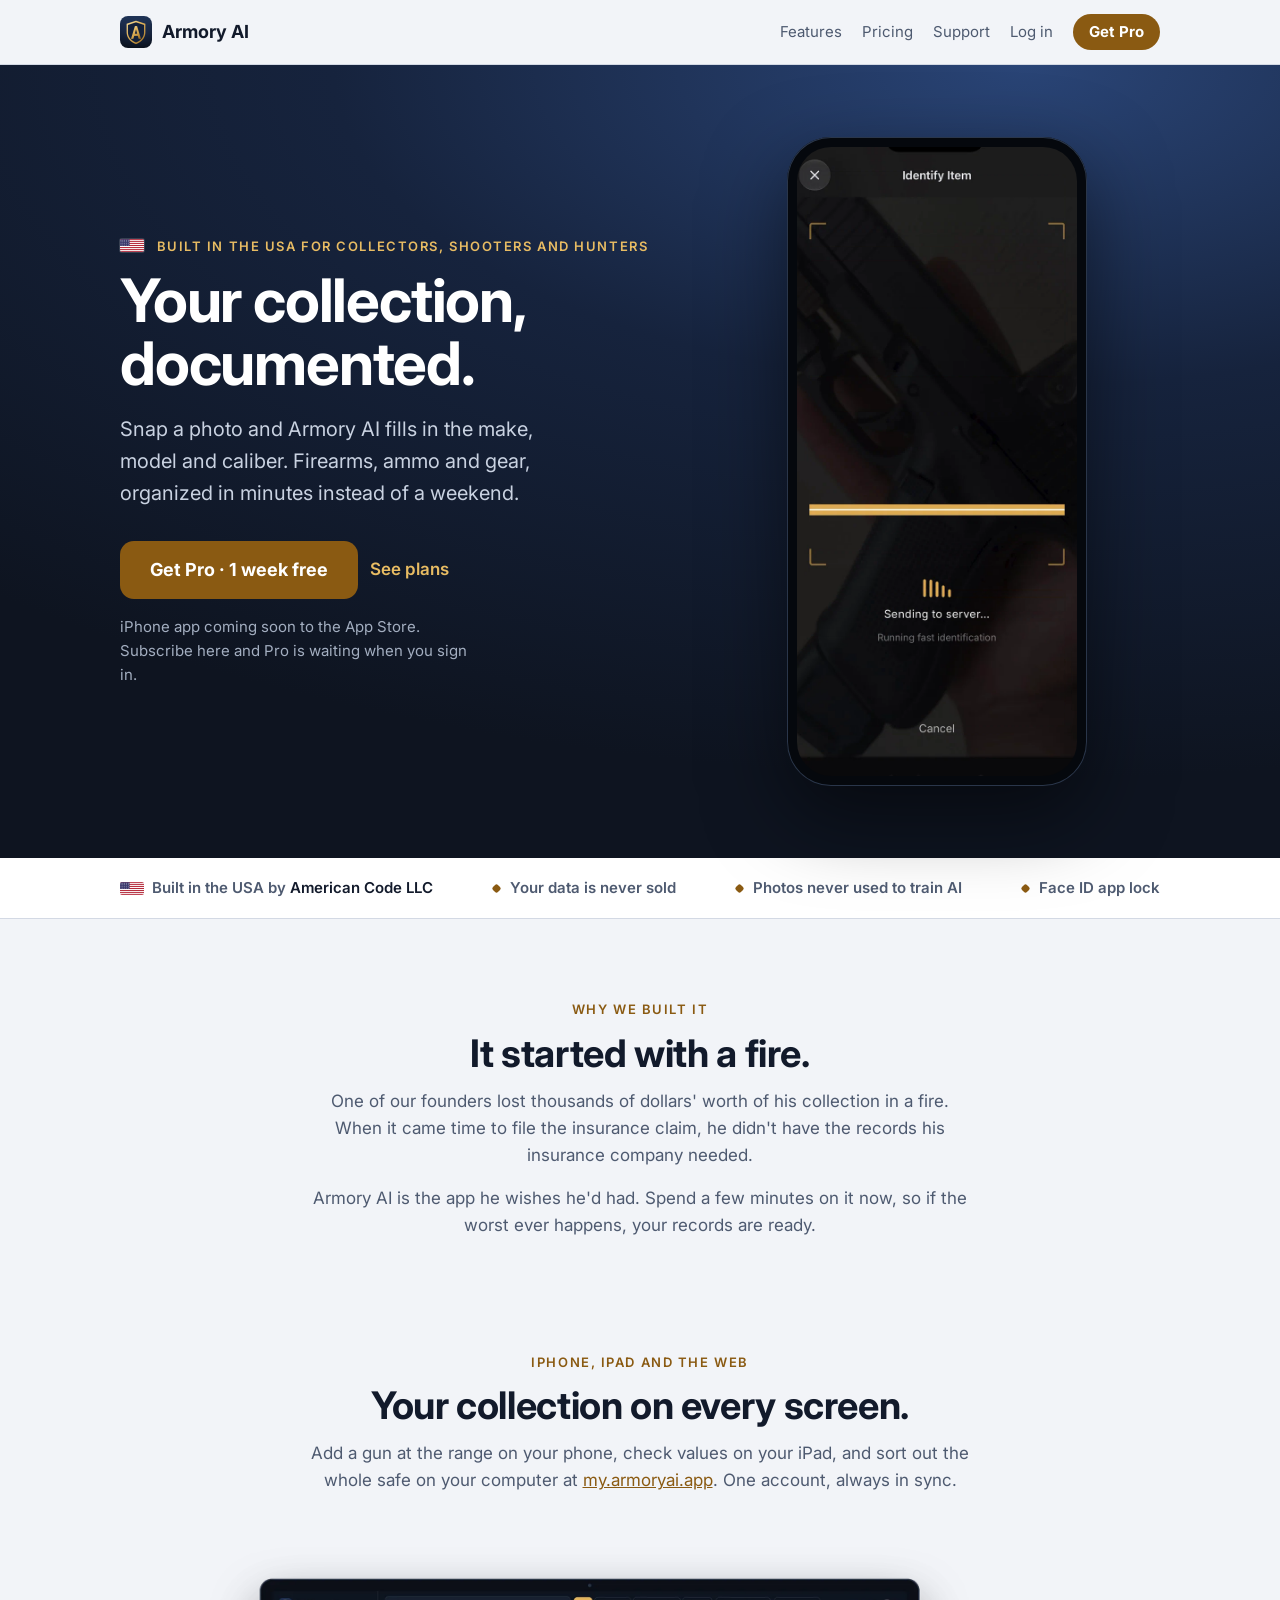
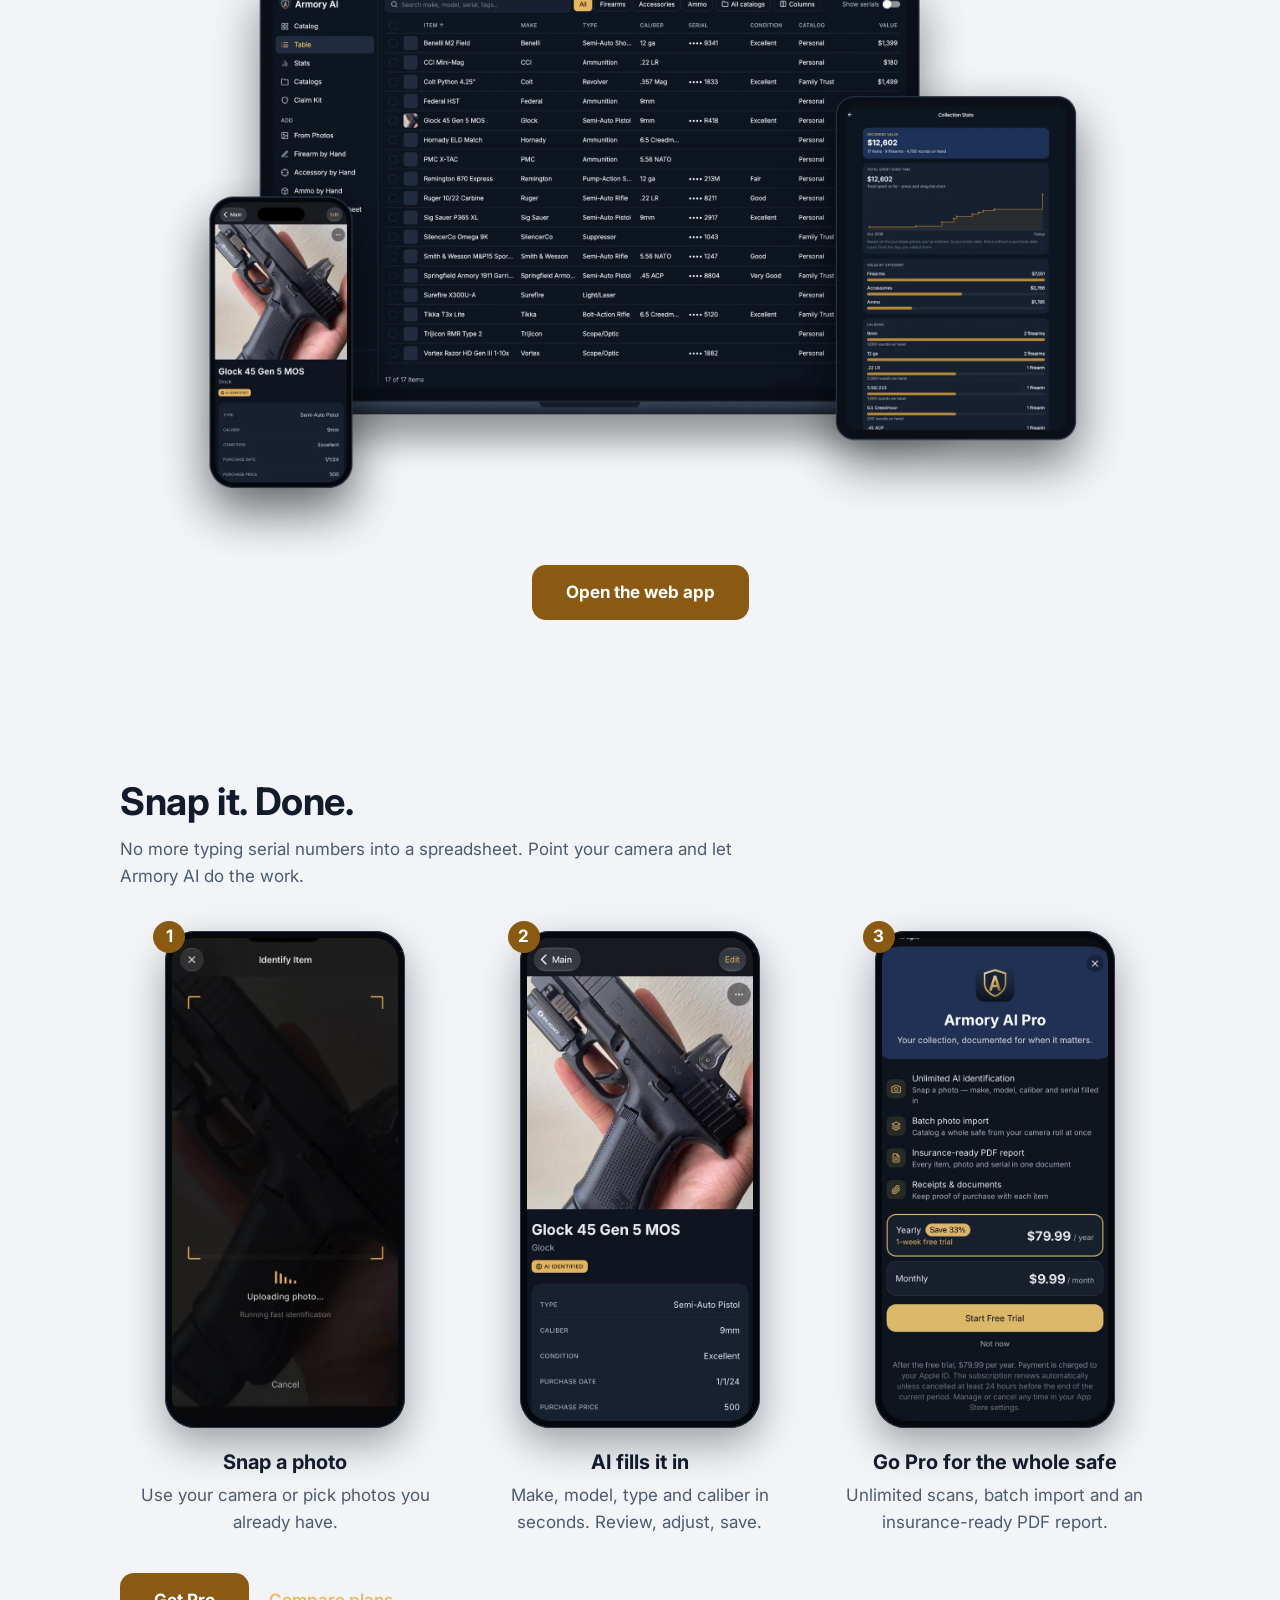
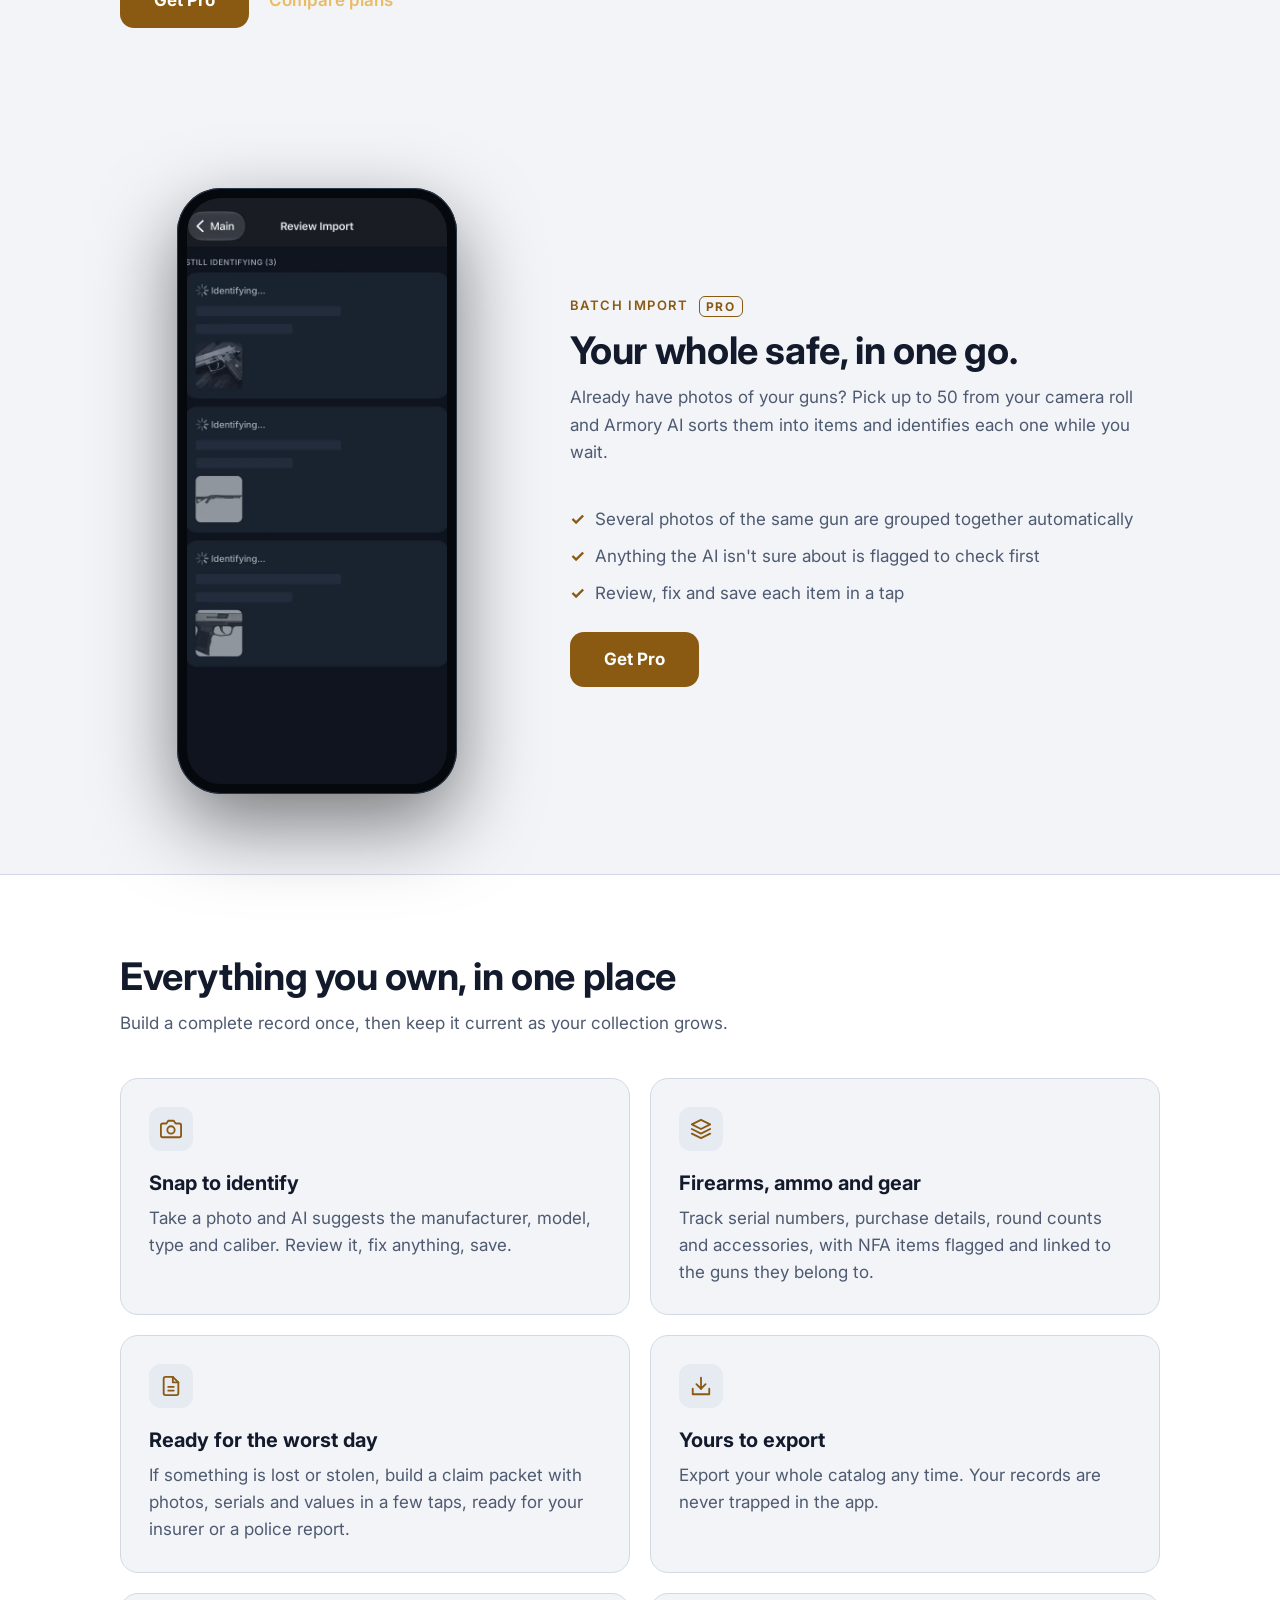
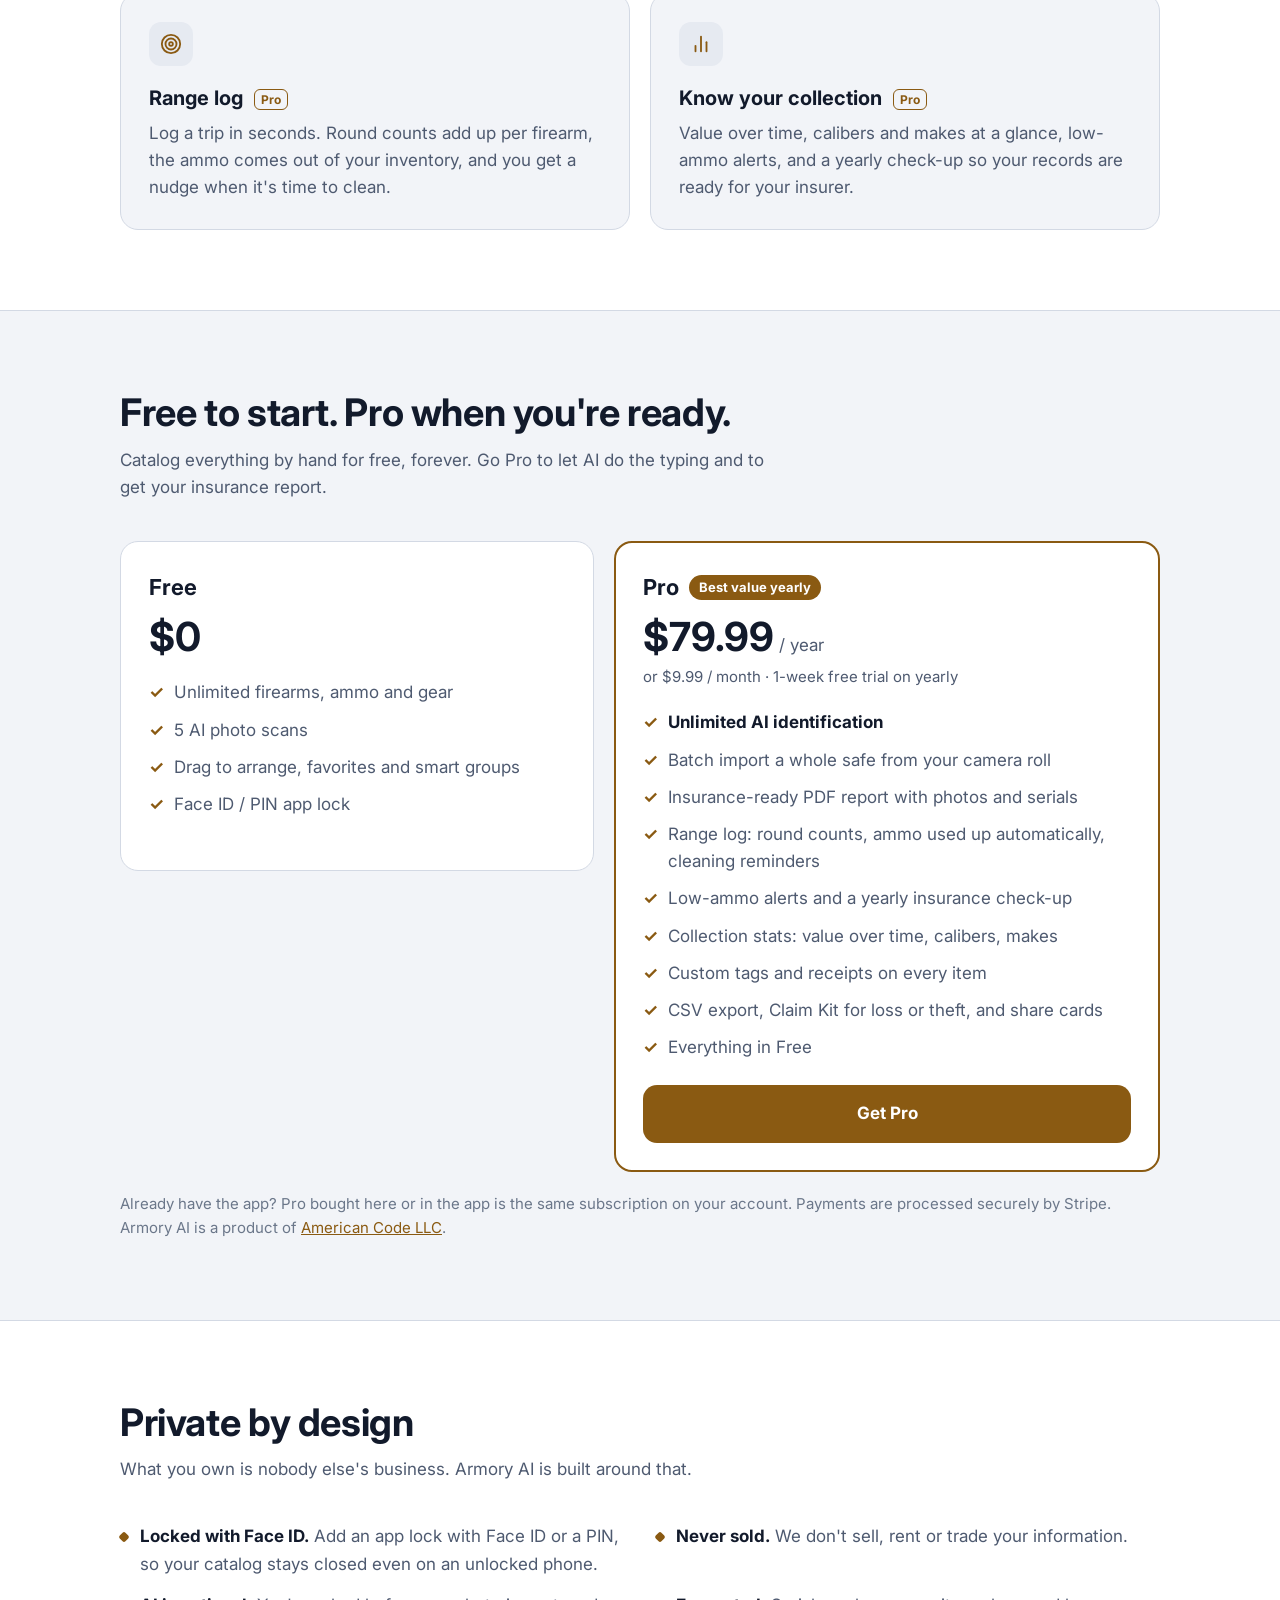
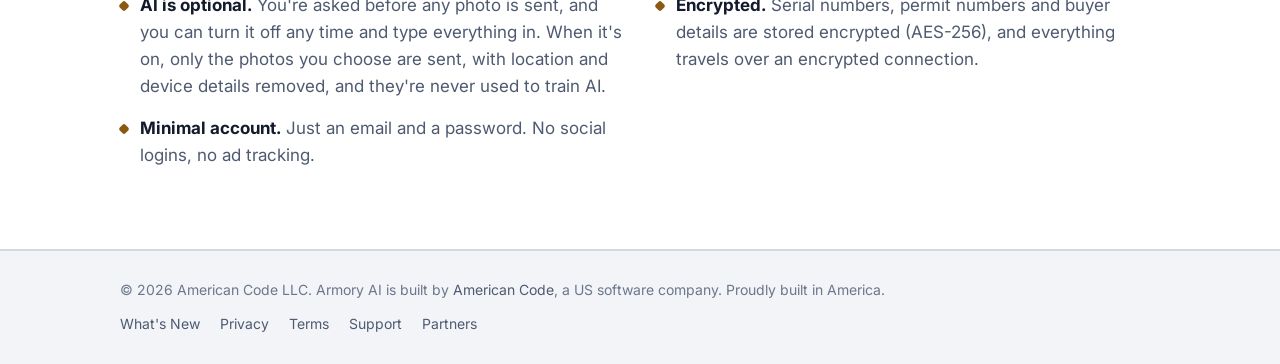
<file: index.html>
<!doctype html>
<html lang="en">
<head>
  <meta charset="utf-8">
  <meta name="viewport" content="width=device-width, initial-scale=1">
  <title>Armory AI · Your collection, documented.</title>
  <meta name="description" content="Catalog firearms, ammo and accessories in seconds. Snap a photo and AI fills in make, model and caliber. Private, locked with Face ID, ready when you need it.">
  <meta property="og:title" content="Armory AI · Your collection, documented.">
  <meta property="og:description" content="Snap a photo and AI fills in make, model and caliber. Firearms, ammo, accessories and NFA items in one private catalog.">
  <meta property="og:image" content="https://armoryai.app/assets/icon.png">
  <meta property="og:url" content="https://armoryai.app/">
  <meta name="theme-color" content="#0e1420">
  <link rel="icon" href="/assets/favicon.png">
  <link rel="apple-touch-icon" href="/assets/apple-touch-icon.png">
  <link rel="preconnect" href="https://fonts.googleapis.com">
  <link rel="preconnect" href="https://fonts.gstatic.com" crossorigin>
  <link href="https://fonts.googleapis.com/css2?family=Inter:wght@400;600;700&display=swap" rel="stylesheet">
  <link rel="stylesheet" href="/styles.css">
</head>
<body>
  <header class="site-header">
    <div class="wrap">
      <a class="brand" href="/"><img src="/assets/icon.png" alt="">Armory AI</a>
      <nav class="nav" aria-label="Main">
        <a href="#features">Features</a>
        <a class="nav-keep" href="#pricing">Pricing</a>
        <a href="/support/">Support</a>
        <a class="nav-keep" href="https://my.armoryai.app">Log in</a>
        <a class="nav-cta" href="/pro/">Get Pro</a>
      </nav>
    </div>
  </header>

  <main>
    <section class="hero">
      <div class="wrap">
        <div>
          <p class="eyebrow"><svg class="flag" viewBox="0 0 38 20" width="24" height="13" aria-hidden="true"><rect width="38" height="20" fill="#fff"/><rect y="0.00" width="38" height="1.54" fill="#B22234"/><rect y="3.08" width="38" height="1.54" fill="#B22234"/><rect y="6.16" width="38" height="1.54" fill="#B22234"/><rect y="9.24" width="38" height="1.54" fill="#B22234"/><rect y="12.32" width="38" height="1.54" fill="#B22234"/><rect y="15.40" width="38" height="1.54" fill="#B22234"/><rect y="18.48" width="38" height="1.54" fill="#B22234"/><rect width="15.2" height="10.77" fill="#3C3B6E"/><circle cx="1.6" cy="1.6" r="0.55" fill="#fff"/><circle cx="4.5" cy="1.6" r="0.55" fill="#fff"/><circle cx="7.4" cy="1.6" r="0.55" fill="#fff"/><circle cx="10.3" cy="1.6" r="0.55" fill="#fff"/><circle cx="13.2" cy="1.6" r="0.55" fill="#fff"/><circle cx="1.6" cy="4.2" r="0.55" fill="#fff"/><circle cx="4.5" cy="4.2" r="0.55" fill="#fff"/><circle cx="7.4" cy="4.2" r="0.55" fill="#fff"/><circle cx="10.3" cy="4.2" r="0.55" fill="#fff"/><circle cx="13.2" cy="4.2" r="0.55" fill="#fff"/><circle cx="1.6" cy="6.8" r="0.55" fill="#fff"/><circle cx="4.5" cy="6.8" r="0.55" fill="#fff"/><circle cx="7.4" cy="6.8" r="0.55" fill="#fff"/><circle cx="10.3" cy="6.8" r="0.55" fill="#fff"/><circle cx="13.2" cy="6.8" r="0.55" fill="#fff"/><circle cx="1.6" cy="9.4" r="0.55" fill="#fff"/><circle cx="4.5" cy="9.4" r="0.55" fill="#fff"/><circle cx="7.4" cy="9.4" r="0.55" fill="#fff"/><circle cx="10.3" cy="9.4" r="0.55" fill="#fff"/><circle cx="13.2" cy="9.4" r="0.55" fill="#fff"/></svg> Built in the USA for collectors, shooters and hunters</p>
          <h1>Your collection, documented.</h1>
          <p class="lede">Snap a photo and Armory AI fills in the make, model and caliber. Firearms, ammo and gear, organized in minutes instead of a weekend.</p>
          <div class="cta">
            <a class="button button-inline button-hero" href="/pro/">Get Pro · 1 week free</a>
            <a class="link-cta" href="#pricing">See plans</a>
          </div>
          <p class="hero-note">iPhone app coming soon to the App Store. Subscribe here and Pro is waiting when you sign in.</p>
        </div>
        <div class="phone"><img src="/assets/demo-identify.webp" width="680" height="1410" alt="Armory AI scanning a photo of a pistol and identifying it as a Glock 45 Gen 5 MOS, 9mm"></div>
      </div>
    </section>



    <section class="trust" aria-label="Why Armory AI">
      <div class="wrap">
        <span><svg class="flag" viewBox="0 0 38 20" width="24" height="13" aria-hidden="true"><rect width="38" height="20" fill="#fff"/><rect y="0.00" width="38" height="1.54" fill="#B22234"/><rect y="3.08" width="38" height="1.54" fill="#B22234"/><rect y="6.16" width="38" height="1.54" fill="#B22234"/><rect y="9.24" width="38" height="1.54" fill="#B22234"/><rect y="12.32" width="38" height="1.54" fill="#B22234"/><rect y="15.40" width="38" height="1.54" fill="#B22234"/><rect y="18.48" width="38" height="1.54" fill="#B22234"/><rect width="15.2" height="10.77" fill="#3C3B6E"/><circle cx="1.6" cy="1.6" r="0.55" fill="#fff"/><circle cx="4.5" cy="1.6" r="0.55" fill="#fff"/><circle cx="7.4" cy="1.6" r="0.55" fill="#fff"/><circle cx="10.3" cy="1.6" r="0.55" fill="#fff"/><circle cx="13.2" cy="1.6" r="0.55" fill="#fff"/><circle cx="1.6" cy="4.2" r="0.55" fill="#fff"/><circle cx="4.5" cy="4.2" r="0.55" fill="#fff"/><circle cx="7.4" cy="4.2" r="0.55" fill="#fff"/><circle cx="10.3" cy="4.2" r="0.55" fill="#fff"/><circle cx="13.2" cy="4.2" r="0.55" fill="#fff"/><circle cx="1.6" cy="6.8" r="0.55" fill="#fff"/><circle cx="4.5" cy="6.8" r="0.55" fill="#fff"/><circle cx="7.4" cy="6.8" r="0.55" fill="#fff"/><circle cx="10.3" cy="6.8" r="0.55" fill="#fff"/><circle cx="13.2" cy="6.8" r="0.55" fill="#fff"/><circle cx="1.6" cy="9.4" r="0.55" fill="#fff"/><circle cx="4.5" cy="9.4" r="0.55" fill="#fff"/><circle cx="7.4" cy="9.4" r="0.55" fill="#fff"/><circle cx="10.3" cy="9.4" r="0.55" fill="#fff"/><circle cx="13.2" cy="9.4" r="0.55" fill="#fff"/></svg> Built in the USA by <a href="https://american-code.com" rel="noopener">American Code LLC</a></span>
        <span>Your data is never sold</span>
        <span>Photos never used to train AI</span>
        <span>Face ID app lock</span>
      </div>
    </section>

    <section class="section story" id="why">
      <div class="wrap">
        <p class="eyebrow-dark">Why we built it</p>
        <h2>It started with a fire.</h2>
        <p class="sub">One of our founders lost thousands of dollars' worth of his collection in a fire. When it came time to file the insurance claim, he didn't have the records his insurance company needed.</p>
        <p class="sub">Armory AI is the app he wishes he'd had. Spend a few minutes on it now, so if the worst ever happens, your records are ready.</p>
      </div>
    </section>

    <section class="section" id="everywhere">
      <div class="wrap everywhere">
        <p class="eyebrow-dark">iPhone, iPad and the web</p>
        <h2>Your collection on every screen.</h2>
        <p class="sub">Add a gun at the range on your phone, check values on your iPad, and sort out the whole safe on your computer at <a href="https://my.armoryai.app">my.armoryai.app</a>. One account, always in sync.</p>
        <img class="devices" src="/assets/devices.webp" width="2400" height="1548" loading="lazy" alt="Armory AI on a laptop showing the catalog as a sortable table, on an iPad showing collection stats, and on an iPhone showing a Glock 45 Gen 5 MOS">
        <a class="button button-inline" href="https://my.armoryai.app">Open the web app</a>
      </div>
    </section>

    <section class="section" id="how">
      <div class="wrap">
        <h2>Snap it. Done.</h2>
        <p class="sub">No more typing serial numbers into a spreadsheet. Point your camera and let Armory AI do the work.</p>
        <ol class="steps">
          <li class="step-card">
            <img src="/assets/step-scan.webp" alt="The camera scanning a pistol" width="520" height="1078" loading="lazy">
            <span class="step-n">1</span>
            <h3>Snap a photo</h3>
            <p>Use your camera or pick photos you already have.</p>
          </li>
          <li class="step-card">
            <img src="/assets/step-result.jpg" alt="Glock 45 Gen 5 MOS identified: semi-auto pistol, 9mm, condition excellent" width="560" height="1162" loading="lazy">
            <span class="step-n">2</span>
            <h3>AI fills it in</h3>
            <p>Make, model, type and caliber in seconds. Review, adjust, save.</p>
          </li>
          <li class="step-card">
            <img src="/assets/step-pro.jpg" alt="The Armory AI Pro plans" width="560" height="1162" loading="lazy">
            <span class="step-n">3</span>
            <h3>Go Pro for the whole safe</h3>
            <p>Unlimited scans, batch import and an insurance-ready PDF report.</p>
          </li>
        </ol>
        <p class="steps-cta"><a class="button button-inline" href="/pro/">Get Pro</a> <a class="link-cta" href="#pricing">Compare plans</a></p>
      </div>
    </section>

    <section class="section" id="import">
      <div class="wrap split">
        <div class="phone phone-sm"><img src="/assets/batch-import.webp" width="600" height="1240" loading="lazy" alt="Batch import identifying three photos, then showing a Sig Sauer P229 Legion, a Remington 870 Express Tactical and a Sig Sauer P365 ready to review"></div>
        <div>
          <p class="eyebrow-dark">Batch import <span class="pro-tag">Pro</span></p>
          <h2>Your whole safe, in one go.</h2>
          <p class="sub">Already have photos of your guns? Pick up to 50 from your camera roll and Armory AI sorts them into items and identifies each one while you wait.</p>
          <ul class="tier-list">
            <li>Several photos of the same gun are grouped together automatically</li>
            <li>Anything the AI isn't sure about is flagged to check first</li>
            <li>Review, fix and save each item in a tap</li>
          </ul>
          <a class="button button-inline" href="/pro/">Get Pro</a>
        </div>
      </div>
    </section>

    <section class="section band-soft" id="features">
      <div class="wrap">
        <h2>Everything you own, in one place</h2>
        <p class="sub">Build a complete record once, then keep it current as your collection grows.</p>
        <div class="grid">
          <article class="card">
            <div class="icon" aria-hidden="true"><svg width="22" height="22" viewBox="0 0 24 24" fill="none" stroke="currentColor" stroke-width="2" stroke-linecap="round" stroke-linejoin="round"><path d="M23 19a2 2 0 0 1-2 2H3a2 2 0 0 1-2-2V8a2 2 0 0 1 2-2h4l2-3h6l2 3h4a2 2 0 0 1 2 2z"/><circle cx="12" cy="13" r="4"/></svg></div>
            <h3>Snap to identify</h3>
            <p>Take a photo and AI suggests the manufacturer, model, type and caliber. Review it, fix anything, save.</p>
          </article>
          <article class="card">
            <div class="icon" aria-hidden="true"><svg width="22" height="22" viewBox="0 0 24 24" fill="none" stroke="currentColor" stroke-width="2" stroke-linecap="round" stroke-linejoin="round"><polygon points="12 2 2 7 12 12 22 7 12 2"/><polyline points="2 17 12 22 22 17"/><polyline points="2 12 12 17 22 12"/></svg></div>
            <h3>Firearms, ammo and gear</h3>
            <p>Track serial numbers, purchase details, round counts and accessories, with NFA items flagged and linked to the guns they belong to.</p>
          </article>
          <article class="card">
            <div class="icon" aria-hidden="true"><svg width="22" height="22" viewBox="0 0 24 24" fill="none" stroke="currentColor" stroke-width="2" stroke-linecap="round" stroke-linejoin="round"><path d="M14 2H6a2 2 0 0 0-2 2v16a2 2 0 0 0 2 2h12a2 2 0 0 0 2-2V8z"/><polyline points="14 2 14 8 20 8"/><line x1="9" y1="13" x2="15" y2="13"/><line x1="9" y1="17" x2="15" y2="17"/></svg></div>
            <h3>Ready for the worst day</h3>
            <p>If something is lost or stolen, build a claim packet with photos, serials and values in a few taps, ready for your insurer or a police report.</p>
          </article>
          <article class="card">
            <div class="icon" aria-hidden="true"><svg width="22" height="22" viewBox="0 0 24 24" fill="none" stroke="currentColor" stroke-width="2" stroke-linecap="round" stroke-linejoin="round"><polyline points="21 15 21 21 3 21 3 15"/><polyline points="7 10 12 15 17 10"/><line x1="12" y1="15" x2="12" y2="3"/></svg></div>
            <h3>Yours to export</h3>
            <p>Export your whole catalog any time. Your records are never trapped in the app.</p>
          </article>
          <article class="card">
            <div class="icon" aria-hidden="true"><svg width="22" height="22" viewBox="0 0 24 24" fill="none" stroke="currentColor" stroke-width="2" stroke-linecap="round" stroke-linejoin="round"><circle cx="12" cy="12" r="10"/><circle cx="12" cy="12" r="6"/><circle cx="12" cy="12" r="2"/></svg></div>
            <h3>Range log <span class="pro-tag">Pro</span></h3>
            <p>Log a trip in seconds. Round counts add up per firearm, the ammo comes out of your inventory, and you get a nudge when it's time to clean.</p>
          </article>
          <article class="card">
            <div class="icon" aria-hidden="true"><svg width="22" height="22" viewBox="0 0 24 24" fill="none" stroke="currentColor" stroke-width="2" stroke-linecap="round" stroke-linejoin="round"><line x1="18" y1="20" x2="18" y2="10"/><line x1="12" y1="20" x2="12" y2="4"/><line x1="6" y1="20" x2="6" y2="14"/></svg></div>
            <h3>Know your collection <span class="pro-tag">Pro</span></h3>
            <p>Value over time, calibers and makes at a glance, low-ammo alerts, and a yearly check-up so your records are ready for your insurer.</p>
          </article>
        </div>
      </div>
    </section>


    <section class="section" id="pricing">
      <div class="wrap">
        <h2>Free to start. Pro when you're ready.</h2>
        <p class="sub">Catalog everything by hand for free, forever. Go Pro to let AI do the typing and to get your insurance report.</p>
        <div class="tiers">
          <article class="tier">
            <h3>Free</h3>
            <p class="tier-price">$0</p>
            <ul class="tier-list">
              <li>Unlimited firearms, ammo and gear</li>
              <li>5 AI photo scans</li>
              <li>Drag to arrange, favorites and smart groups</li>
              <li>Face ID / PIN app lock</li>
            </ul>
          </article>
          <article class="tier tier-pro">
            <div class="tier-head"><h3>Pro</h3><span class="pill">Best value yearly</span></div>
            <p class="tier-price">$79.99<small> / year</small></p>
            <p class="tier-alt">or $9.99 / month · 1-week free trial on yearly</p>
            <ul class="tier-list">
              <li><strong>Unlimited AI identification</strong></li>
              <li>Batch import a whole safe from your camera roll</li>
              <li>Insurance-ready PDF report with photos and serials</li>
              <li>Range log: round counts, ammo used up automatically, cleaning reminders</li>
              <li>Low-ammo alerts and a yearly insurance check-up</li>
              <li>Collection stats: value over time, calibers, makes</li>
              <li>Custom tags and receipts on every item</li>
              <li>CSV export, Claim Kit for loss or theft, and share cards</li>
              <li>Everything in Free</li>
            </ul>
            <a class="button" href="/pro/">Get Pro</a>
          </article>
        </div>
        <p class="tier-fine">Already have the app? Pro bought here or in the app is the same subscription on your account. Payments are processed securely by Stripe. Armory AI is a product of <a href="https://american-code.com" rel="noopener">American Code LLC</a>.</p>
      </div>
    </section>

    <section class="section band" id="privacy">
      <div class="wrap">
        <h2>Private by design</h2>
        <p class="sub">What you own is nobody else's business. Armory AI is built around that.</p>
        <ul class="checks">
          <li><span><strong>Locked with Face ID.</strong> Add an app lock with Face ID or a PIN, so your catalog stays closed even on an unlocked phone.</span></li>
          <li><span><strong>Never sold.</strong> We don't sell, rent or trade your information.</span></li>
          <li><span><strong>AI is optional.</strong> You're asked before any photo is sent, and you can turn it off any time and type everything in. When it's on, only the photos you choose are sent, with location and device details removed, and they're never used to train AI.</span></li>
          <li><span><strong>Encrypted.</strong> Serial numbers, permit numbers and buyer details are stored encrypted (AES-256), and everything travels over an encrypted connection.</span></li>
          <li><span><strong>Minimal account.</strong> Just an email and a password. No social logins, no ad tracking.</span></li>
        </ul>
      </div>
    </section>
  </main>

  <footer class="site-footer">
    <div class="wrap">
      <span>© 2026 American Code LLC. Armory AI is built by <a href="https://american-code.com" rel="noopener">American Code</a>, a US software company. Proudly built in America.</span>
      <nav aria-label="Footer">
        <a href="/changelog/">What's New</a>
        <a href="/privacy/">Privacy</a>
        <a href="/terms/">Terms</a>
        <a href="/support/">Support</a>
        <a href="https://my.armoryai.app/partners">Partners</a>
      </nav>
    </div>
  </footer>
</body>
</html>
</file>
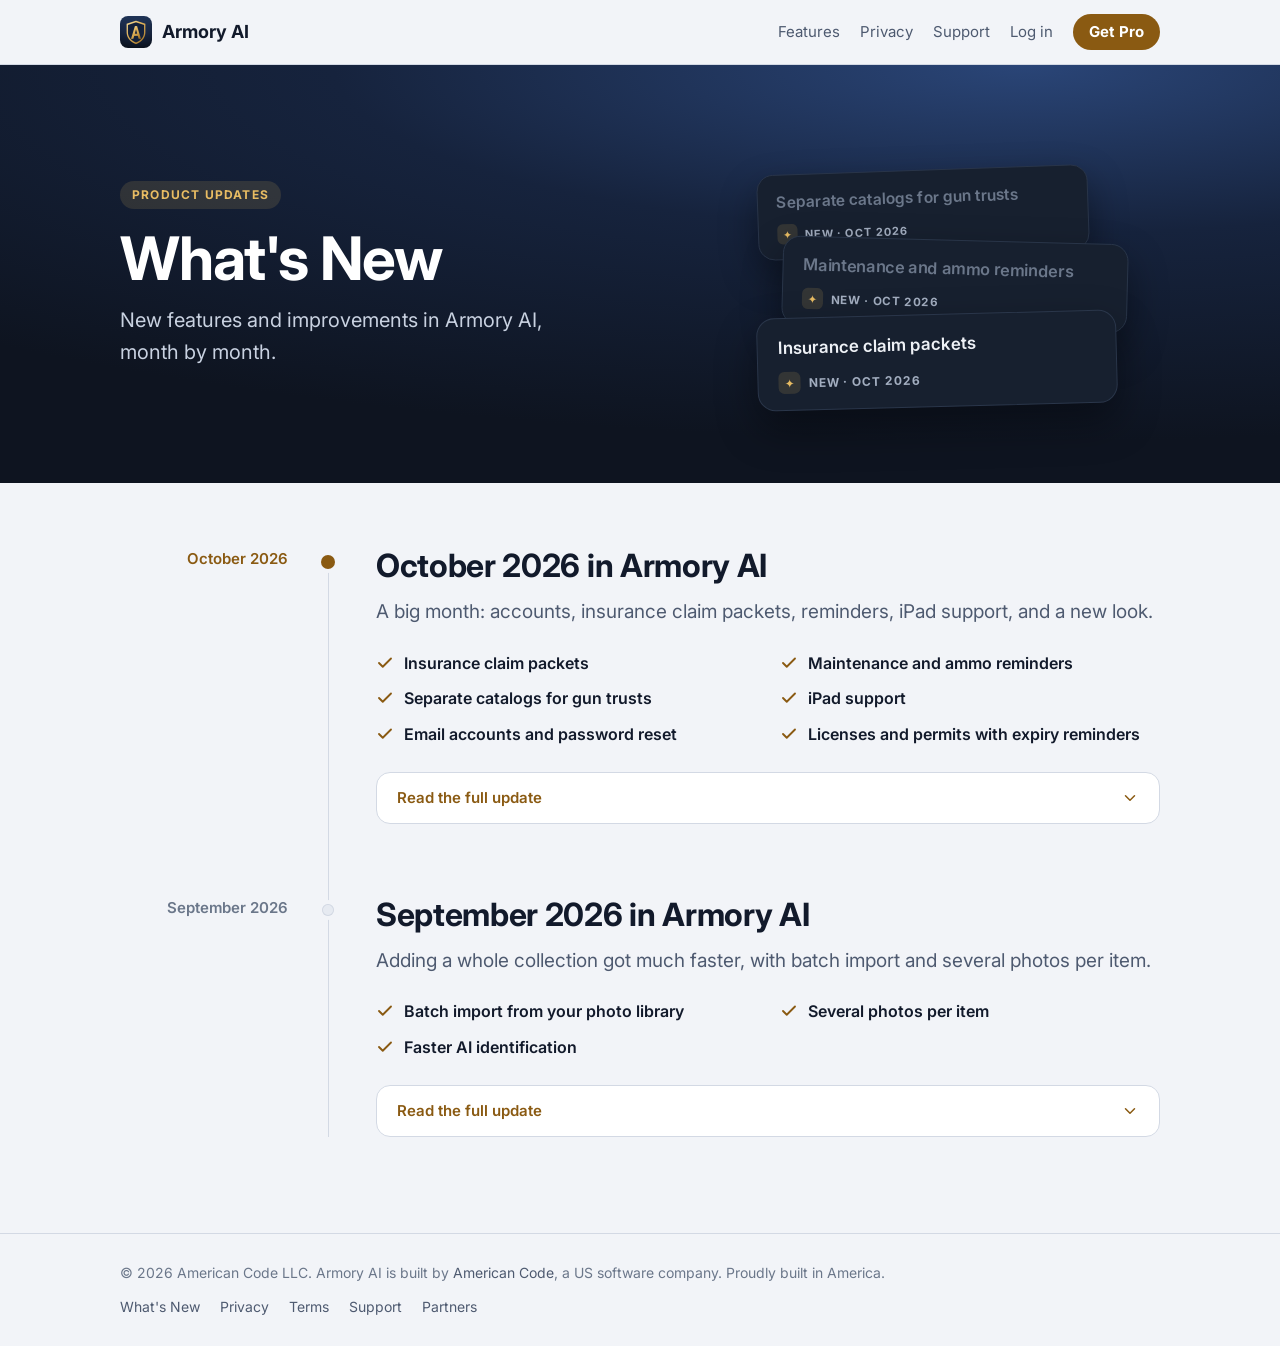
<file: changelog/index.html>
<!doctype html>
<html lang="en">
<head>
  <meta charset="utf-8">
  <meta name="viewport" content="width=device-width, initial-scale=1">
  <title>What's New · Armory AI</title>
  <meta name="description" content="What's new in Armory AI, the firearm inventory app for iPhone and iPad. October 2026: A big month: accounts, insurance claim packets, reminders, iPad support, and a new look.">
  <link rel="canonical" href="https://armoryai.app/changelog/">
  <meta name="theme-color" content="#0e1420">
  <link rel="icon" href="/assets/favicon.png">
  <link rel="apple-touch-icon" href="/assets/apple-touch-icon.png">
  <link rel="preconnect" href="https://fonts.googleapis.com">
  <link rel="preconnect" href="https://fonts.gstatic.com" crossorigin>
  <link href="https://fonts.googleapis.com/css2?family=Inter:wght@400;600;700&display=swap" rel="stylesheet">
  <link rel="stylesheet" href="/styles.css">
</head>
<body>
  <!-- Generated by scripts/build-site-changelog.py from changelog/*.md. Edit those files, not this one. -->
  <header class="site-header">
    <div class="wrap">
      <a class="brand" href="/"><img src="/assets/icon.png" alt="">Armory AI</a>
      <nav class="nav" aria-label="Main">
        <a href="/#features">Features</a>
        <a href="/privacy/">Privacy</a>
        <a href="/support/">Support</a>
        <a class="nav-keep" href="https://my.armoryai.app">Log in</a>
        <a class="nav-cta" href="/pro/">Get Pro</a>
      </nav>
    </div>
  </header>
  <main>
    <section class="hero tl-hero">
      <div class="wrap">
        <div>
          <span class="tl-pill">Product updates</span>
          <h1>What's New</h1>
          <p class="lede">New features and improvements in Armory AI, month by month.</p>
        </div>
        <div class="hl-stack" aria-label="Latest highlights"><div class="hl-card hl-card-2"><p>Separate catalogs for gun trusts</p><span class="hl-tag"><span class="hl-icon" aria-hidden="true">✦</span>New · Oct 2026</span></div><div class="hl-card hl-card-1"><p>Maintenance and ammo reminders</p><span class="hl-tag"><span class="hl-icon" aria-hidden="true">✦</span>New · Oct 2026</span></div><div class="hl-card hl-card-0"><p>Insurance claim packets</p><span class="hl-tag"><span class="hl-icon" aria-hidden="true">✦</span>New · Oct 2026</span></div></div>
      </div>
    </section>
    <div class="wrap timeline">
      <article class="tl-entry tl-latest" id="2026-10">
          <div class="tl-date"><time datetime="2026-10">October 2026</time></div>
          <span class="tl-dot" aria-hidden="true"></span>
          <div class="tl-body">
            <h2><a href="#2026-10">October 2026 in Armory AI</a></h2>
            <p class="tl-summary">A big month: accounts, insurance claim packets, reminders, iPad support, and a new look.</p>
            <ul class="tl-highlights"><li><svg viewBox="0 0 24 24" aria-hidden="true"><path d="M20 6 9 17l-5-5"/></svg>Insurance claim packets</li><li><svg viewBox="0 0 24 24" aria-hidden="true"><path d="M20 6 9 17l-5-5"/></svg>Maintenance and ammo reminders</li><li><svg viewBox="0 0 24 24" aria-hidden="true"><path d="M20 6 9 17l-5-5"/></svg>Separate catalogs for gun trusts</li><li><svg viewBox="0 0 24 24" aria-hidden="true"><path d="M20 6 9 17l-5-5"/></svg>iPad support</li><li><svg viewBox="0 0 24 24" aria-hidden="true"><path d="M20 6 9 17l-5-5"/></svg>Email accounts and password reset</li><li><svg viewBox="0 0 24 24" aria-hidden="true"><path d="M20 6 9 17l-5-5"/></svg>Licenses and permits with expiry reminders</li></ul>
            <details class="tl-details"><summary><span class="tl-more">Read the full update</span><span class="tl-less">Hide details</span><svg viewBox="0 0 24 24" aria-hidden="true"><path d="m6 9 6 6 6-6"/></svg></summary><div class="tl-full"><h3>New</h3><ul><li>Create an account with your email, and reset your password with a code if you forget it.</li><li>Report a Loss builds a claim packet from your records, ready to send to your insurer.</li><li>Reminders for cleaning, low ammo and yearly check-ups, with optional notifications you can turn on or off one by one.</li><li>Multiple catalogs, for example to keep items held in a gun trust separate.</li><li>iPad support, including landscape.</li><li>Batch import now works for accessories and ammunition too.</li><li>Export and share your catalog with Armory AI Pro.</li><li>Choose what goes on an export: show serial numbers in full, only the last 4, or not at all, and leave out values, purchase dates, notes or photos.</li><li>Duplicate check: the app warns you when you save an item that&#x27;s already in your catalog, and can scan your whole catalog from Settings.</li><li>Favorites, tags, your own sort order, quick actions and a range-trip log.</li><li>Log a whole range trip at once: several firearms, each with its rounds and ammo, plus where you shot and notes.</li><li>Collection stats, including what you&#x27;ve spent over time.</li><li>Achievements and badges, which you can share.</li><li>Share cards for your collection, with a choice of looks and highlight photos.</li><li>Dictate your notes instead of typing them.</li><li>AI identification recognizes accessory brands from their logos and designs.</li><li>Add an item by typing in its details, with no photo needed.</li><li>Refer a Friend.</li><li>Keep your carry permits and other licenses in the app, one per state, with a photo of each card and a reminder before each one expires.</li><li>See your catalog as a compact list instead of photo cards, from Filter &amp; sort.</li><li>Mark a firearm or accessory as sold or transferred to keep its record, including who it went to, instead of deleting it.</li><li>Track NFA items, such as suppressors and short-barreled rifles: which form (Form 4 or Form 1), when it was filed, who it&#x27;s registered to, and how long you&#x27;ve been waiting for approval.</li><li>Type an item in by hand straight from the + button or an empty catalog.</li><li>Delete your account and all of its data from inside the app.</li><li>Choose an app icon, with light, dark and tinted versions.</li><li>Use Armory AI on your computer at my.armoryai.app, with the same account and your catalog in sync. Sign in with a passkey, and have it remember your computer for 30 days.</li></ul><h3>Improved</h3><ul><li>Profile is organized into clear pages: Account, Privacy &amp; security, Notifications, Catalogs &amp; data, Appearance, and Help &amp; about. On a computer they open side by side.</li><li>Ammo value counts every round: add rounds per box and the total is worked out for you.</li><li>Dates are entered and shown the same way everywhere, and a month or year is enough when that&#x27;s all you know.</li><li>The upgrade offer after your first AI scan now waits until you&#x27;ve saved the item.</li><li>You&#x27;re asked once before any photo is sent for AI identification, and your answer follows you to every device.</li><li>Serial numbers are encrypted when stored.</li><li>A new Midnight and Brass look.</li><li>Photos and lists load faster.</li><li>Import groups photos into items more accurately, and you can swipe through photos.</li><li>Your collection refreshes when you come back to the app.</li><li>Prices show with a dollar sign.</li><li>Your profile picture is saved to your account, so it shows on every device.</li><li>On a computer, Armory AI works like a desktop app: an Add button for every way to add an item, search that&#x27;s always in view, right-click menus, keyboard shortcuts, and drag-and-drop photos.</li></ul><h3>Fixed</h3><ul><li>On a computer, Pro features now say they&#x27;re Pro up front instead of showing a connection error.</li><li>The insurance check-up no longer offers to mark an empty catalog as done.</li><li>Face ID no longer locks the app again while it&#x27;s unlocking.</li><li>Sharing your collection no longer hangs.</li><li>The range log no longer freezes after 50 rounds.</li><li>Camera controls no longer hide behind the preview.</li><li>Easier-to-read labels in light mode.</li><li>Security and reliability improvements.</li></ul></div></details>
          </div>
        </article>
      <article class="tl-entry" id="2026-09">
          <div class="tl-date"><time datetime="2026-09">September 2026</time></div>
          <span class="tl-dot" aria-hidden="true"></span>
          <div class="tl-body">
            <h2><a href="#2026-09">September 2026 in Armory AI</a></h2>
            <p class="tl-summary">Adding a whole collection got much faster, with batch import and several photos per item.</p>
            <ul class="tl-highlights"><li><svg viewBox="0 0 24 24" aria-hidden="true"><path d="M20 6 9 17l-5-5"/></svg>Batch import from your photo library</li><li><svg viewBox="0 0 24 24" aria-hidden="true"><path d="M20 6 9 17l-5-5"/></svg>Several photos per item</li><li><svg viewBox="0 0 24 24" aria-hidden="true"><path d="M20 6 9 17l-5-5"/></svg>Faster AI identification</li></ul>
            <details class="tl-details"><summary><span class="tl-more">Read the full update</span><span class="tl-less">Hide details</span><svg viewBox="0 0 24 24" aria-hidden="true"><path d="m6 9 6 6 6-6"/></svg></summary><div class="tl-full"><h3>New</h3><ul><li>Batch import: pick a set of photos and Armory AI sorts them into items, so you can review each one before it&#x27;s saved.</li><li>Take several photos of one item, choose its cover photo, and move a photo to a different item.</li><li>AI identification can look at several photos of an item at once for a better match.</li><li>Add photos straight from your photo library, even when your collection is empty.</li></ul><h3>Improved</h3><ul><li>AI identification is faster.</li><li>Uploads that get stuck now recover on their own.</li></ul><h3>Fixed</h3><ul><li>Undoing a photo change puts your photos back in the right order.</li><li>Photo and document uploads work reliably again.</li><li>Security and reliability improvements.</li></ul></div></details>
          </div>
        </article>
    </div>
  </main>
  <footer class="site-footer">
    <div class="wrap">
      <span>© 2026 American Code LLC. Armory AI is built by <a href="https://american-code.com" rel="noopener">American Code</a>, a US software company. Proudly built in America.</span>
      <nav aria-label="Footer">
        <a href="/changelog/">What's New</a>
        <a href="/privacy/">Privacy</a>
        <a href="/terms/">Terms</a>
        <a href="/support/">Support</a>
        <a href="https://my.armoryai.app/partners">Partners</a>
      </nav>
    </div>
  </footer>
</body>
</html>
</file>
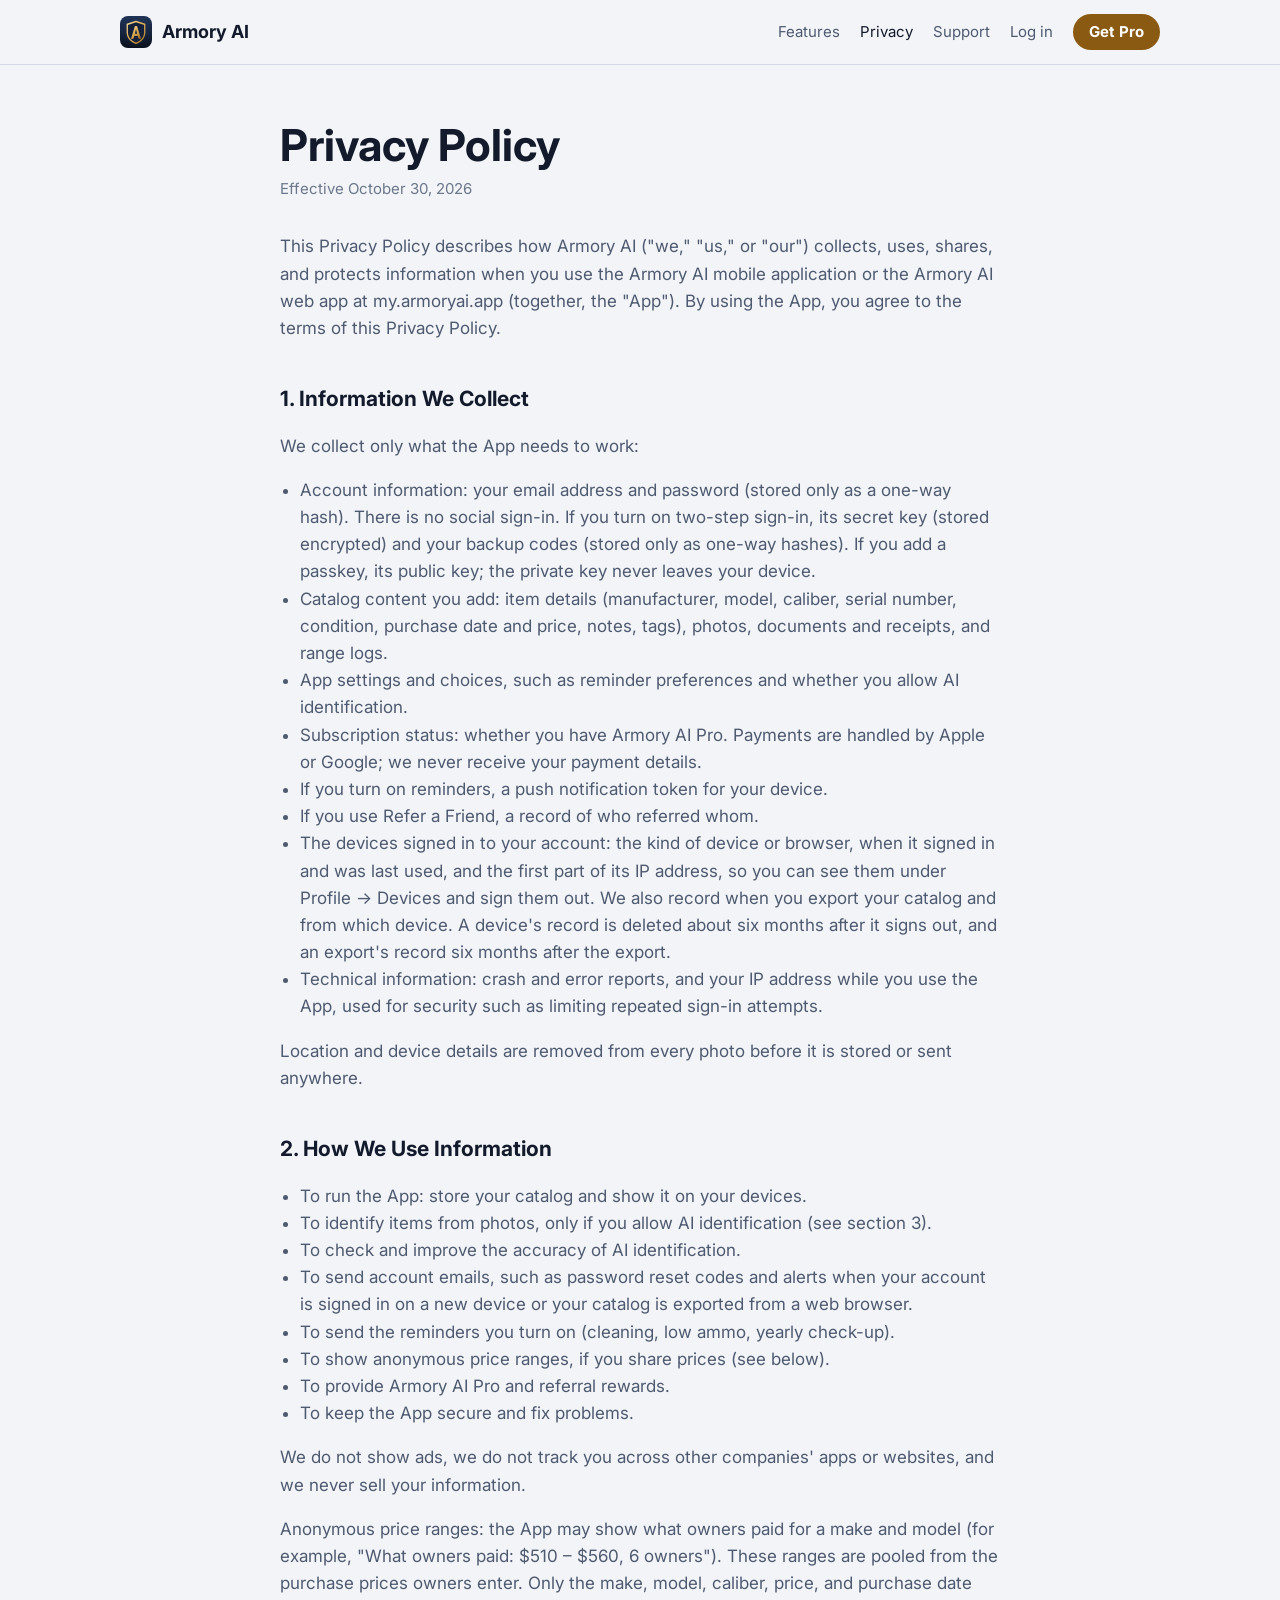
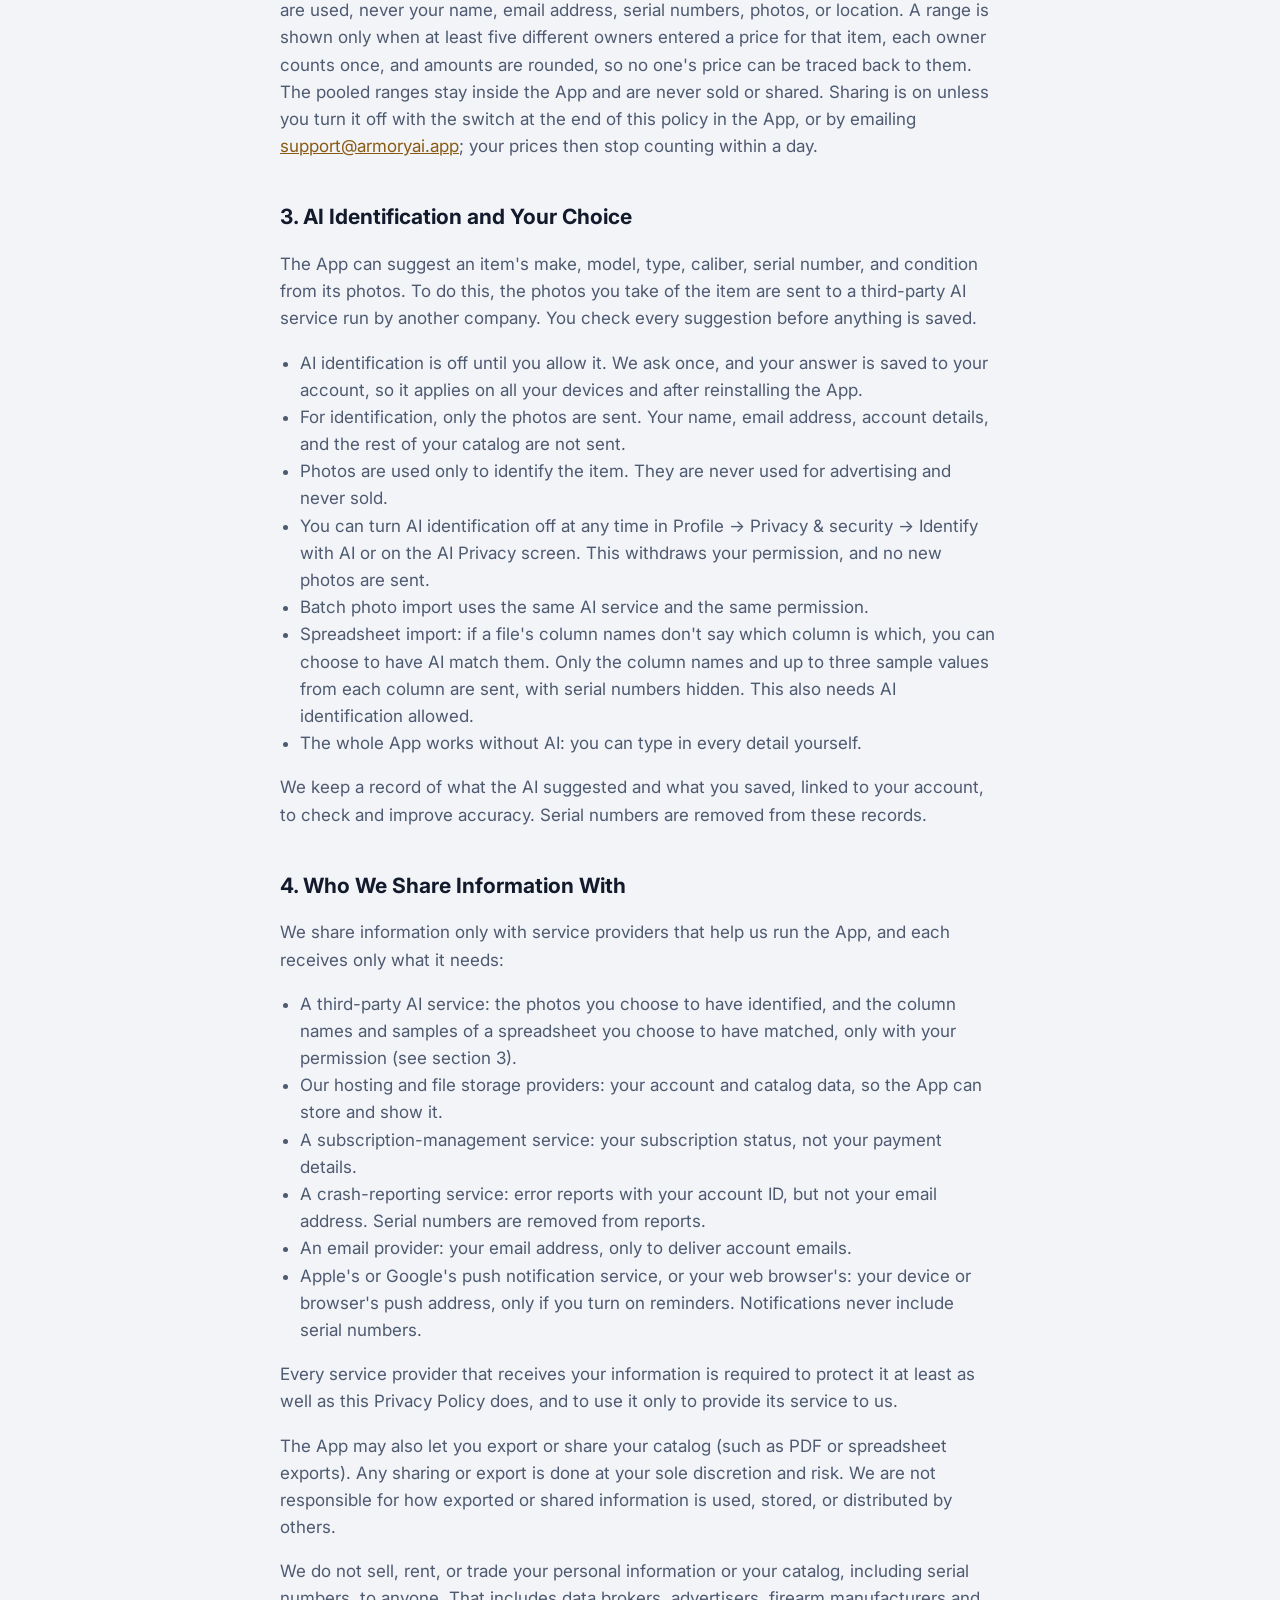
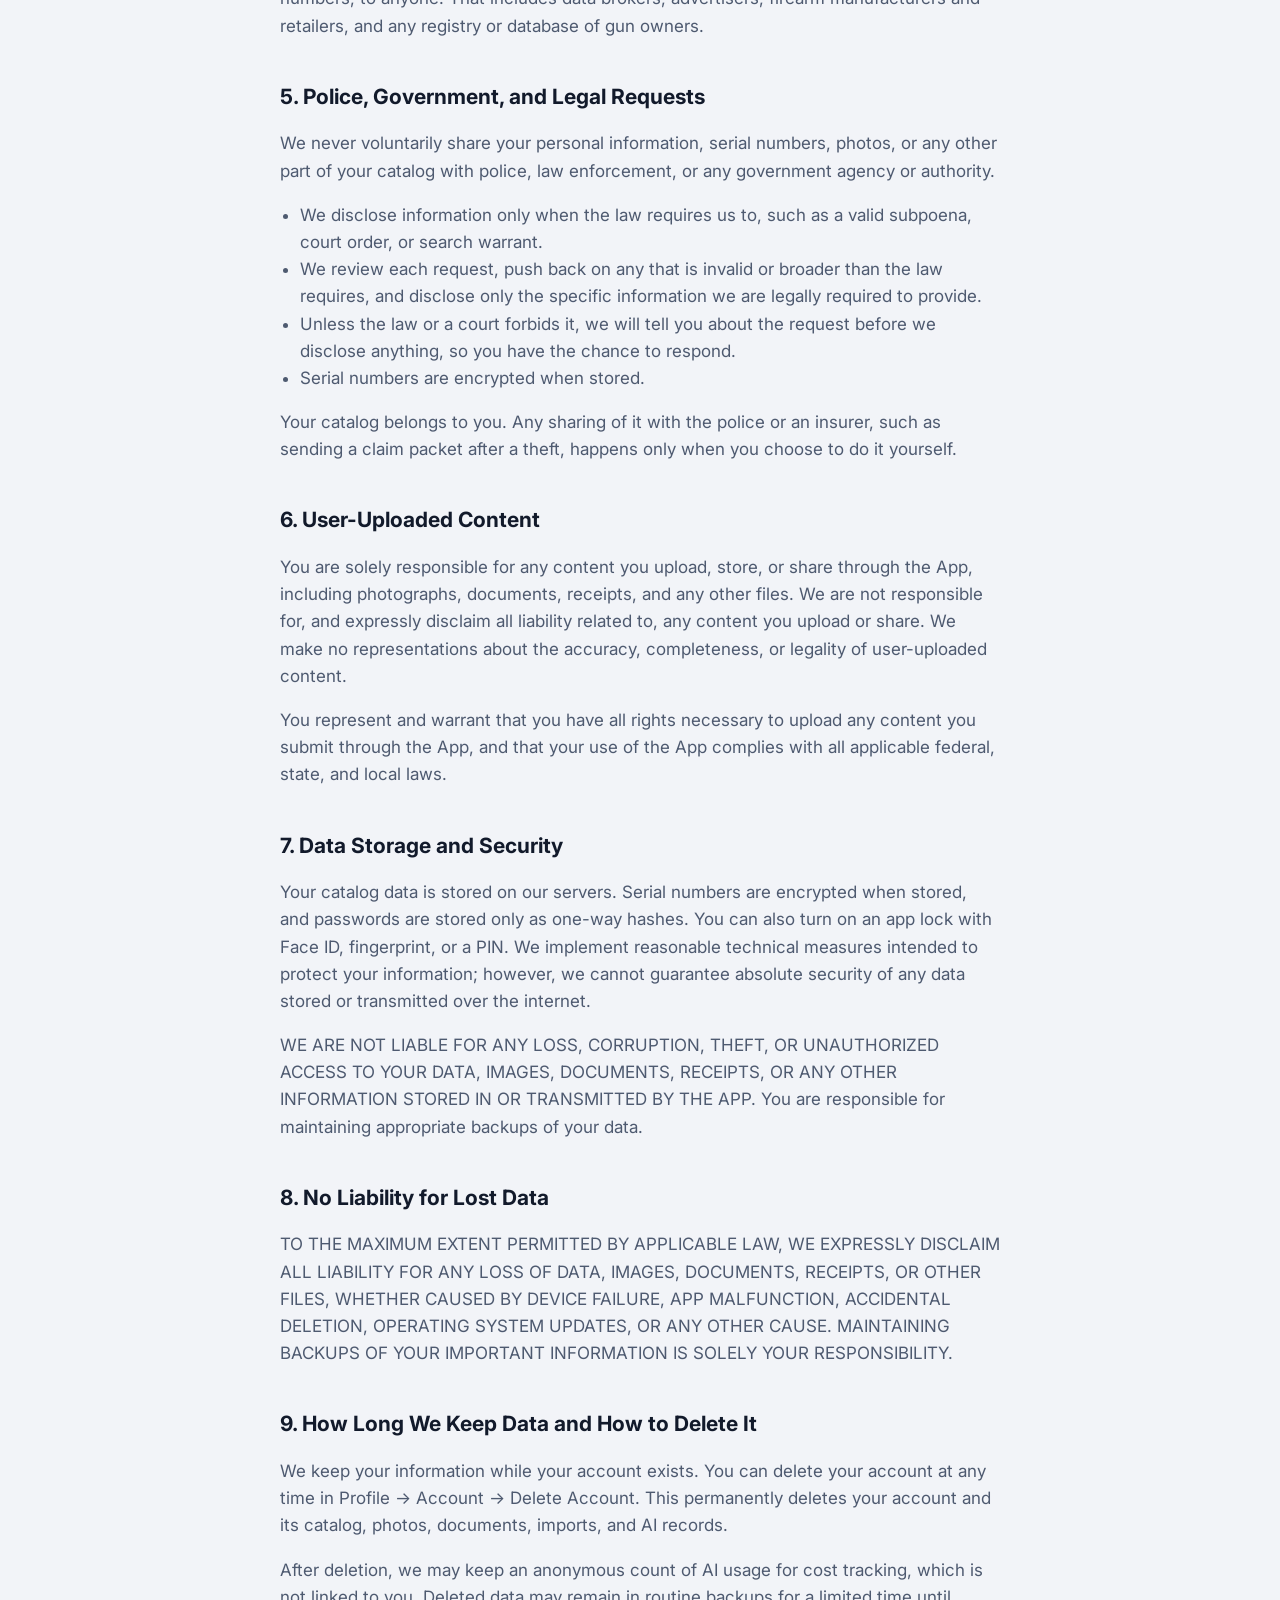
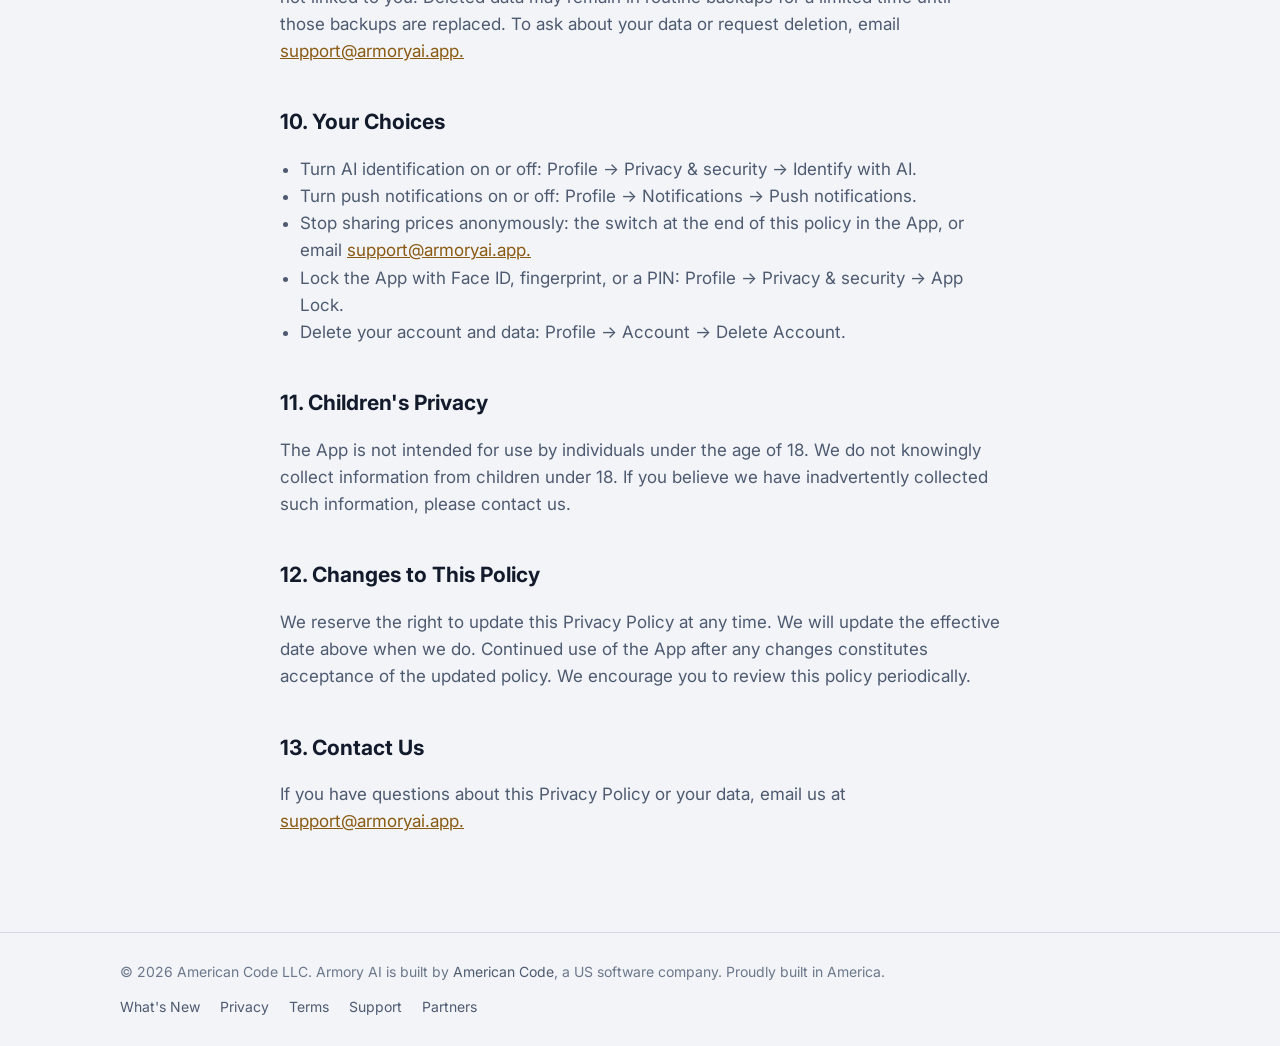
<file: privacy/index.html>
<!doctype html>
<html lang="en">
<head>
  <meta charset="utf-8">
  <meta name="viewport" content="width=device-width, initial-scale=1">
  <title>Privacy Policy · Armory AI</title>
  <meta name="description" content="Armory AI Privacy Policy.">
  <meta name="theme-color" content="#0e1420">
  <link rel="icon" href="/assets/favicon.png">
  <link rel="apple-touch-icon" href="/assets/apple-touch-icon.png">
  <link rel="preconnect" href="https://fonts.googleapis.com">
  <link rel="preconnect" href="https://fonts.gstatic.com" crossorigin>
  <link href="https://fonts.googleapis.com/css2?family=Inter:wght@400;600;700&display=swap" rel="stylesheet">
  <link rel="stylesheet" href="/styles.css">
</head>
<body>
  <!-- Generated by scripts/build-site-legal.py from client/screens/PrivacyPolicyScreen.tsx. Edit that file, not this one. -->
  <header class="site-header">
    <div class="wrap">
      <a class="brand" href="/"><img src="/assets/icon.png" alt="">Armory AI</a>
      <nav class="nav" aria-label="Main">
        <a href="/#features">Features</a>
        <a href="/privacy/" aria-current="page">Privacy</a>
        <a href="/support/">Support</a>
        <a class="nav-keep" href="https://my.armoryai.app">Log in</a>
        <a class="nav-cta" href="/pro/">Get Pro</a>
      </nav>
    </div>
  </header>
  <main>
    <article class="wrap prose">
      <h1>Privacy Policy</h1>
      <p class="effective">Effective October 30, 2026</p>
      <p>This Privacy Policy describes how Armory AI (&quot;we,&quot; &quot;us,&quot; or &quot;our&quot;) collects, uses, shares, and protects information when you use the Armory AI mobile application or the Armory AI web app at my.armoryai.app (together, the &quot;App&quot;). By using the App, you agree to the terms of this Privacy Policy.</p>
      <h2>1. Information We Collect</h2>
      <p>We collect only what the App needs to work:</p>
      <ul><li>Account information: your email address and password (stored only as a one-way hash). There is no social sign-in. If you turn on two-step sign-in, its secret key (stored encrypted) and your backup codes (stored only as one-way hashes). If you add a passkey, its public key; the private key never leaves your device.</li><li>Catalog content you add: item details (manufacturer, model, caliber, serial number, condition, purchase date and price, notes, tags), photos, documents and receipts, and range logs.</li><li>App settings and choices, such as reminder preferences and whether you allow AI identification.</li><li>Subscription status: whether you have Armory AI Pro. Payments are handled by Apple or Google; we never receive your payment details.</li><li>If you turn on reminders, a push notification token for your device.</li><li>If you use Refer a Friend, a record of who referred whom.</li><li>The devices signed in to your account: the kind of device or browser, when it signed in and was last used, and the first part of its IP address, so you can see them under Profile → Devices and sign them out. We also record when you export your catalog and from which device. A device&#x27;s record is deleted about six months after it signs out, and an export&#x27;s record six months after the export.</li><li>Technical information: crash and error reports, and your IP address while you use the App, used for security such as limiting repeated sign-in attempts.</li></ul>
      <p>Location and device details are removed from every photo before it is stored or sent anywhere.</p>
      <h2>2. How We Use Information</h2>
      <ul><li>To run the App: store your catalog and show it on your devices.</li><li>To identify items from photos, only if you allow AI identification (see section 3).</li><li>To check and improve the accuracy of AI identification.</li><li>To send account emails, such as password reset codes and alerts when your account is signed in on a new device or your catalog is exported from a web browser.</li><li>To send the reminders you turn on (cleaning, low ammo, yearly check-up).</li><li>To show anonymous price ranges, if you share prices (see below).</li><li>To provide Armory AI Pro and referral rewards.</li><li>To keep the App secure and fix problems.</li></ul>
      <p>We do not show ads, we do not track you across other companies&#x27; apps or websites, and we never sell your information.</p>
      <p>Anonymous price ranges: the App may show what owners paid for a make and model (for example, &quot;What owners paid: $510 – $560, 6 owners&quot;). These ranges are pooled from the purchase prices owners enter. Only the make, model, caliber, price, and purchase date are used, never your name, email address, serial numbers, photos, or location. A range is shown only when at least five different owners entered a price for that item, each owner counts once, and amounts are rounded, so no one&#x27;s price can be traced back to them. The pooled ranges stay inside the App and are never sold or shared. Sharing is on unless you turn it off with the switch at the end of this policy in the App, or by emailing <a href="mailto:support@armoryai.app">support@armoryai.app</a>; your prices then stop counting within a day.</p>
      <h2>3. AI Identification and Your Choice</h2>
      <p>The App can suggest an item&#x27;s make, model, type, caliber, serial number, and condition from its photos. To do this, the photos you take of the item are sent to a third-party AI service run by another company. You check every suggestion before anything is saved.</p>
      <ul><li>AI identification is off until you allow it. We ask once, and your answer is saved to your account, so it applies on all your devices and after reinstalling the App.</li><li>For identification, only the photos are sent. Your name, email address, account details, and the rest of your catalog are not sent.</li><li>Photos are used only to identify the item. They are never used for advertising and never sold.</li><li>You can turn AI identification off at any time in Profile → Privacy &amp; security → Identify with AI or on the AI Privacy screen. This withdraws your permission, and no new photos are sent.</li><li>Batch photo import uses the same AI service and the same permission.</li><li>Spreadsheet import: if a file&#x27;s column names don&#x27;t say which column is which, you can choose to have AI match them. Only the column names and up to three sample values from each column are sent, with serial numbers hidden. This also needs AI identification allowed.</li><li>The whole App works without AI: you can type in every detail yourself.</li></ul>
      <p>We keep a record of what the AI suggested and what you saved, linked to your account, to check and improve accuracy. Serial numbers are removed from these records.</p>
      <h2>4. Who We Share Information With</h2>
      <p>We share information only with service providers that help us run the App, and each receives only what it needs:</p>
      <ul><li>A third-party AI service: the photos you choose to have identified, and the column names and samples of a spreadsheet you choose to have matched, only with your permission (see section 3).</li><li>Our hosting and file storage providers: your account and catalog data, so the App can store and show it.</li><li>A subscription-management service: your subscription status, not your payment details.</li><li>A crash-reporting service: error reports with your account ID, but not your email address. Serial numbers are removed from reports.</li><li>An email provider: your email address, only to deliver account emails.</li><li>Apple&#x27;s or Google&#x27;s push notification service, or your web browser&#x27;s: your device or browser&#x27;s push address, only if you turn on reminders. Notifications never include serial numbers.</li></ul>
      <p>Every service provider that receives your information is required to protect it at least as well as this Privacy Policy does, and to use it only to provide its service to us.</p>
      <p>The App may also let you export or share your catalog (such as PDF or spreadsheet exports). Any sharing or export is done at your sole discretion and risk. We are not responsible for how exported or shared information is used, stored, or distributed by others.</p>
      <p>We do not sell, rent, or trade your personal information or your catalog, including serial numbers, to anyone. That includes data brokers, advertisers, firearm manufacturers and retailers, and any registry or database of gun owners.</p>
      <h2>5. Police, Government, and Legal Requests</h2>
      <p>We never voluntarily share your personal information, serial numbers, photos, or any other part of your catalog with police, law enforcement, or any government agency or authority.</p>
      <ul><li>We disclose information only when the law requires us to, such as a valid subpoena, court order, or search warrant.</li><li>We review each request, push back on any that is invalid or broader than the law requires, and disclose only the specific information we are legally required to provide.</li><li>Unless the law or a court forbids it, we will tell you about the request before we disclose anything, so you have the chance to respond.</li><li>Serial numbers are encrypted when stored.</li></ul>
      <p>Your catalog belongs to you. Any sharing of it with the police or an insurer, such as sending a claim packet after a theft, happens only when you choose to do it yourself.</p>
      <h2>6. User-Uploaded Content</h2>
      <p>You are solely responsible for any content you upload, store, or share through the App, including photographs, documents, receipts, and any other files. We are not responsible for, and expressly disclaim all liability related to, any content you upload or share. We make no representations about the accuracy, completeness, or legality of user-uploaded content.</p>
      <p>You represent and warrant that you have all rights necessary to upload any content you submit through the App, and that your use of the App complies with all applicable federal, state, and local laws.</p>
      <h2>7. Data Storage and Security</h2>
      <p>Your catalog data is stored on our servers. Serial numbers are encrypted when stored, and passwords are stored only as one-way hashes. You can also turn on an app lock with Face ID, fingerprint, or a PIN. We implement reasonable technical measures intended to protect your information; however, we cannot guarantee absolute security of any data stored or transmitted over the internet.</p>
      <p>WE ARE NOT LIABLE FOR ANY LOSS, CORRUPTION, THEFT, OR UNAUTHORIZED ACCESS TO YOUR DATA, IMAGES, DOCUMENTS, RECEIPTS, OR ANY OTHER INFORMATION STORED IN OR TRANSMITTED BY THE APP. You are responsible for maintaining appropriate backups of your data.</p>
      <h2>8. No Liability for Lost Data</h2>
      <p>TO THE MAXIMUM EXTENT PERMITTED BY APPLICABLE LAW, WE EXPRESSLY DISCLAIM ALL LIABILITY FOR ANY LOSS OF DATA, IMAGES, DOCUMENTS, RECEIPTS, OR OTHER FILES, WHETHER CAUSED BY DEVICE FAILURE, APP MALFUNCTION, ACCIDENTAL DELETION, OPERATING SYSTEM UPDATES, OR ANY OTHER CAUSE. MAINTAINING BACKUPS OF YOUR IMPORTANT INFORMATION IS SOLELY YOUR RESPONSIBILITY.</p>
      <h2>9. How Long We Keep Data and How to Delete It</h2>
      <p>We keep your information while your account exists. You can delete your account at any time in Profile → Account → Delete Account. This permanently deletes your account and its catalog, photos, documents, imports, and AI records.</p>
      <p>After deletion, we may keep an anonymous count of AI usage for cost tracking, which is not linked to you. Deleted data may remain in routine backups for a limited time until those backups are replaced. To ask about your data or request deletion, email <a href="mailto:support@armoryai.app.">support@armoryai.app.</a></p>
      <h2>10. Your Choices</h2>
      <ul><li>Turn AI identification on or off: Profile → Privacy &amp; security → Identify with AI.</li><li>Turn push notifications on or off: Profile → Notifications → Push notifications.</li><li>Stop sharing prices anonymously: the switch at the end of this policy in the App, or email <a href="mailto:support@armoryai.app.">support@armoryai.app.</a></li><li>Lock the App with Face ID, fingerprint, or a PIN: Profile → Privacy &amp; security → App Lock.</li><li>Delete your account and data: Profile → Account → Delete Account.</li></ul>
      <h2>11. Children&#x27;s Privacy</h2>
      <p>The App is not intended for use by individuals under the age of 18. We do not knowingly collect information from children under 18. If you believe we have inadvertently collected such information, please contact us.</p>
      <h2>12. Changes to This Policy</h2>
      <p>We reserve the right to update this Privacy Policy at any time. We will update the effective date above when we do. Continued use of the App after any changes constitutes acceptance of the updated policy. We encourage you to review this policy periodically.</p>
      <h2>13. Contact Us</h2>
      <p>If you have questions about this Privacy Policy or your data, email us at <a href="mailto:support@armoryai.app.">support@armoryai.app.</a></p>
    </article>
  </main>
  <footer class="site-footer">
    <div class="wrap">
      <span>© 2026 American Code LLC. Armory AI is built by <a href="https://american-code.com" rel="noopener">American Code</a>, a US software company. Proudly built in America.</span>
      <nav aria-label="Footer">
        <a href="/changelog/">What's New</a>
        <a href="/privacy/">Privacy</a>
        <a href="/terms/">Terms</a>
        <a href="/support/">Support</a>
        <a href="https://my.armoryai.app/partners">Partners</a>
      </nav>
    </div>
  </footer>
</body>
</html>
</file>
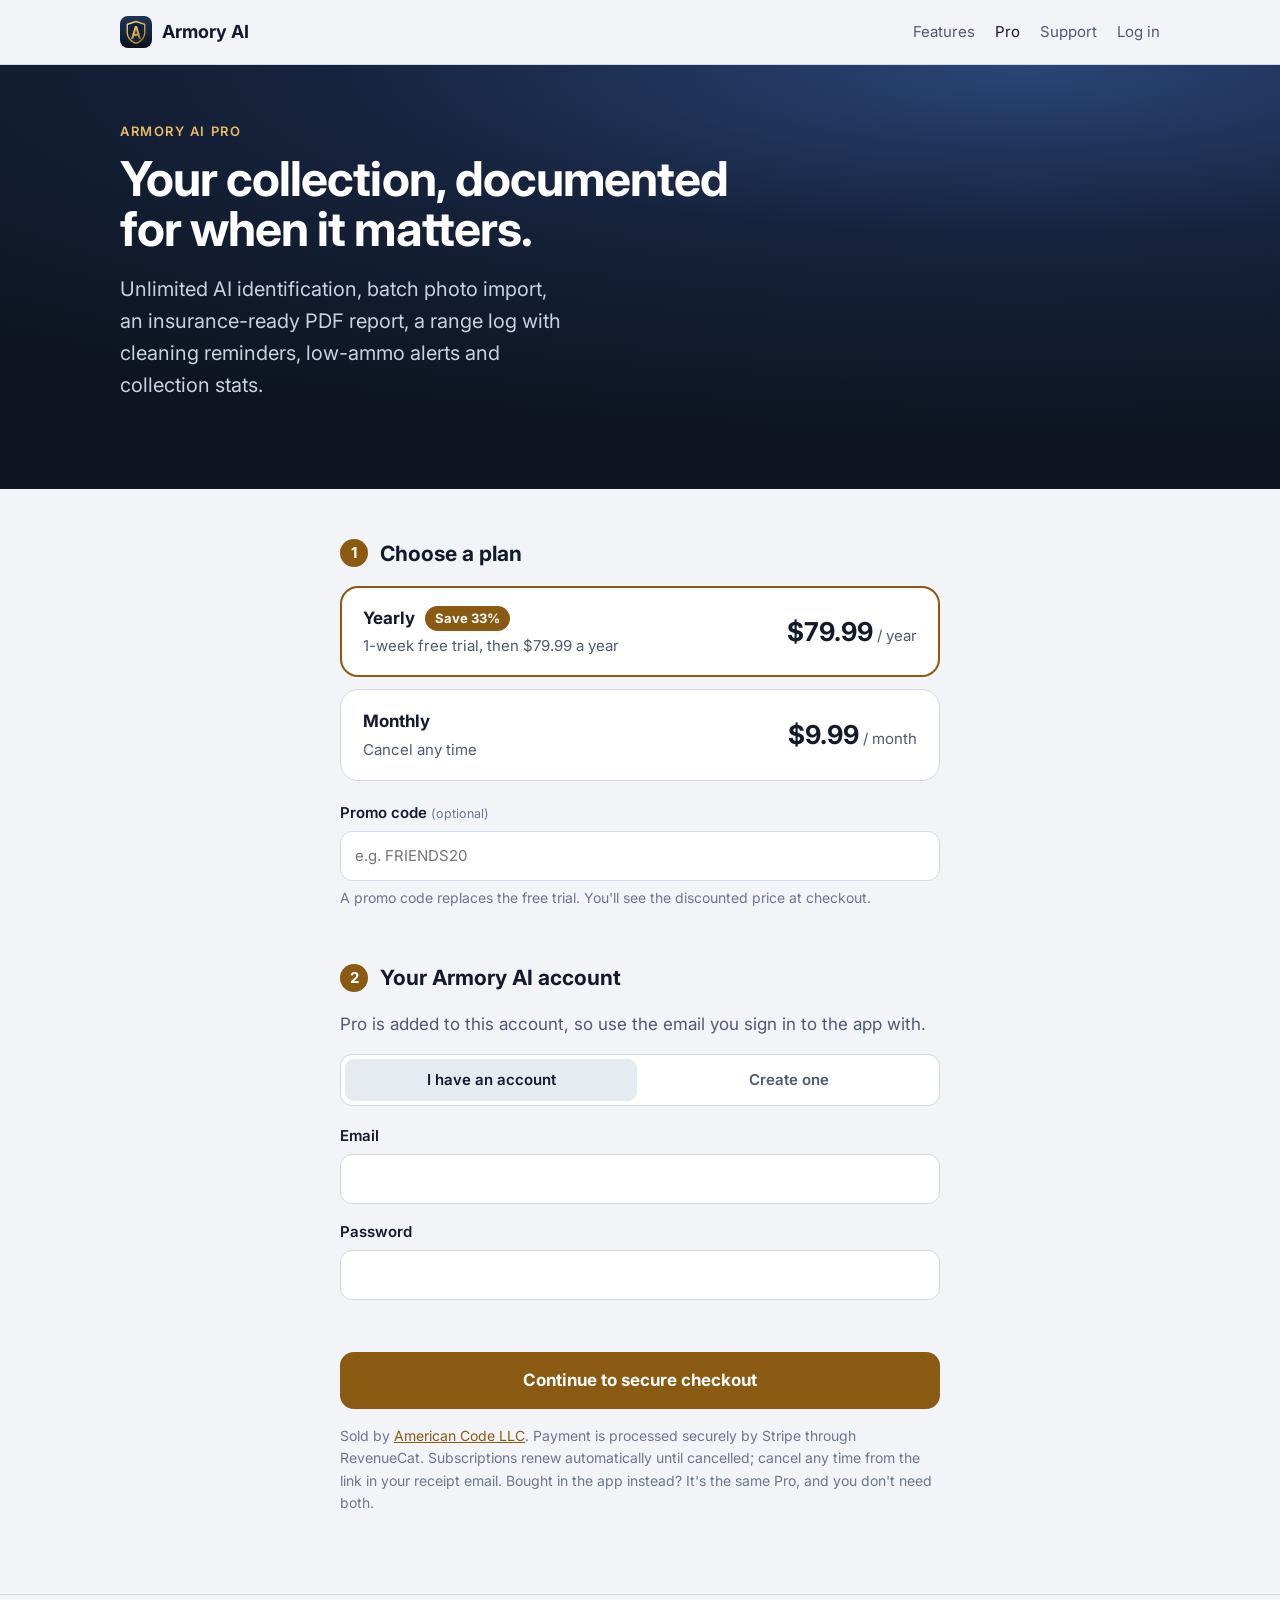
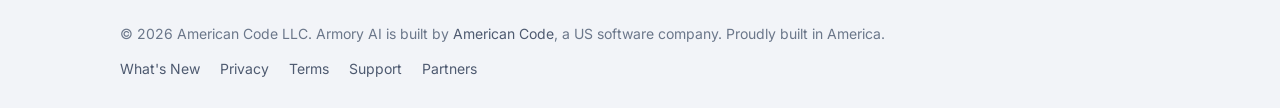
<file: pro/index.html>
<!doctype html>
<html lang="en">
<head>
  <meta charset="utf-8">
  <meta name="viewport" content="width=device-width, initial-scale=1">
  <title>Armory AI Pro</title>
  <meta name="description" content="Get Armory AI Pro: unlimited AI identification, batch photo import, an insurance-ready PDF report and document storage.">
  <meta property="og:title" content="Armory AI Pro">
  <meta property="og:description" content="Unlimited AI identification, batch import and an insurance-ready PDF report for your collection.">
  <meta property="og:image" content="https://armoryai.app/assets/icon.png">
  <meta property="og:url" content="https://armoryai.app/pro/">
  <meta name="theme-color" content="#0e1420">
  <link rel="icon" href="/assets/favicon.png">
  <link rel="apple-touch-icon" href="/assets/apple-touch-icon.png">
  <link rel="preconnect" href="https://fonts.googleapis.com">
  <link rel="preconnect" href="https://fonts.gstatic.com" crossorigin>
  <link href="https://fonts.googleapis.com/css2?family=Inter:wght@400;600;700&display=swap" rel="stylesheet">
  <link rel="stylesheet" href="/styles.css">
</head>
<body>
  <header class="site-header">
    <div class="wrap">
      <a class="brand" href="/"><img src="/assets/icon.png" alt="">Armory AI</a>
      <nav class="nav" aria-label="Main">
        <a href="/#features">Features</a>
        <a href="/pro/" aria-current="page">Pro</a>
        <a href="/support/">Support</a>
        <a class="nav-keep" href="https://my.armoryai.app">Log in</a>
      </nav>
    </div>
  </header>

  <main>
    <section class="hero hero-compact">
      <div class="wrap">
        <div>
          <p class="eyebrow">Armory AI Pro</p>
          <h1>Your collection, documented for when it matters.</h1>
          <p class="lede">Unlimited AI identification, batch photo import, an insurance-ready PDF report, a range log with cleaning reminders, low-ammo alerts and collection stats.</p>
        </div>
      </div>
    </section>

    <section class="section">
      <div class="wrap checkout">
        <div id="success" class="notice notice-success" hidden>
          <h2>You're Pro.</h2>
          <p>Open Armory AI on your iPhone and sign in with the same email. Pro is already on your account. If you don't see it right away, go to Profile and pull to refresh.</p>
        </div>

        <form id="checkout" novalidate>
          <fieldset class="step">
            <legend><span class="step-num">1</span> Choose a plan</legend>
            <div class="plans" role="radiogroup" aria-label="Plan">
              <label class="plan">
                <input type="radio" name="plan" value="$rc_annual" checked>
                <span class="plan-body">
                  <span class="plan-top"><strong>Yearly</strong><span class="pill">Save 33%</span></span>
                  <span class="plan-price">$79.99<small> / year</small></span>
                  <span class="plan-note">1-week free trial, then $79.99 a year</span>
                </span>
              </label>
              <label class="plan">
                <input type="radio" name="plan" value="$rc_monthly">
                <span class="plan-body">
                  <span class="plan-top"><strong>Monthly</strong></span>
                  <span class="plan-price">$9.99<small> / month</small></span>
                  <span class="plan-note">Cancel any time</span>
                </span>
              </label>
            </div>
            <label class="field">
              <span>Promo code <small>(optional)</small></span>
              <input id="code" name="code" autocomplete="off" autocapitalize="characters" spellcheck="false" placeholder="e.g. FRIENDS20">
              <small class="hint">A promo code replaces the free trial. You'll see the discounted price at checkout.</small>
            </label>
          </fieldset>

          <fieldset class="step">
            <legend><span class="step-num">2</span> Your Armory AI account</legend>
            <p class="muted">Pro is added to this account, so use the email you sign in to the app with.</p>
            <div class="tabs" role="tablist">
              <button type="button" role="tab" id="tab-signin" aria-selected="true">I have an account</button>
              <button type="button" role="tab" id="tab-signup" aria-selected="false">Create one</button>
            </div>
            <label class="field">
              <span>Email</span>
              <input id="email" type="email" autocomplete="email" required>
            </label>
            <label class="field">
              <span>Password</span>
              <input id="password" type="password" autocomplete="current-password" required>
              <small class="hint" id="password-hint" hidden>At least 8 characters.</small>
            </label>
            <label class="check" id="terms-row" hidden>
              <input type="checkbox" id="terms">
              <span>I'm 18 or older and agree to the <a href="/terms/" target="_blank">Terms</a> and <a href="/privacy/" target="_blank">Privacy Policy</a>.</span>
            </label>
          </fieldset>

          <p id="error" class="error" role="alert" hidden></p>
          <button id="submit" class="button" type="submit">Continue to secure checkout</button>
          <p class="fine">Sold by <a href="https://american-code.com" rel="noopener">American Code LLC</a>. Payment is processed securely by Stripe through RevenueCat. Subscriptions renew automatically until cancelled; cancel any time from the link in your receipt email. Bought in the app instead? It's the same Pro, and you don't need both.</p>
          <p id="not-ready" class="notice" hidden>Web checkout opens soon. Questions? <a href="mailto:support@armoryai.app">support@armoryai.app</a></p>
        </form>
      </div>
    </section>
  </main>

  <footer class="site-footer">
    <div class="wrap">
      <span>© 2026 American Code LLC. Armory AI is built by <a href="https://american-code.com" rel="noopener">American Code</a>, a US software company. Proudly built in America.</span>
      <nav aria-label="Footer">
        <a href="/changelog/">What's New</a>
        <a href="/privacy/">Privacy</a>
        <a href="/terms/">Terms</a>
        <a href="/support/">Support</a>
        <a href="https://my.armoryai.app/partners">Partners</a>
      </nav>
    </div>
  </footer>
  <script src="/pro/checkout.js"></script>
</body>
</html>
</file>
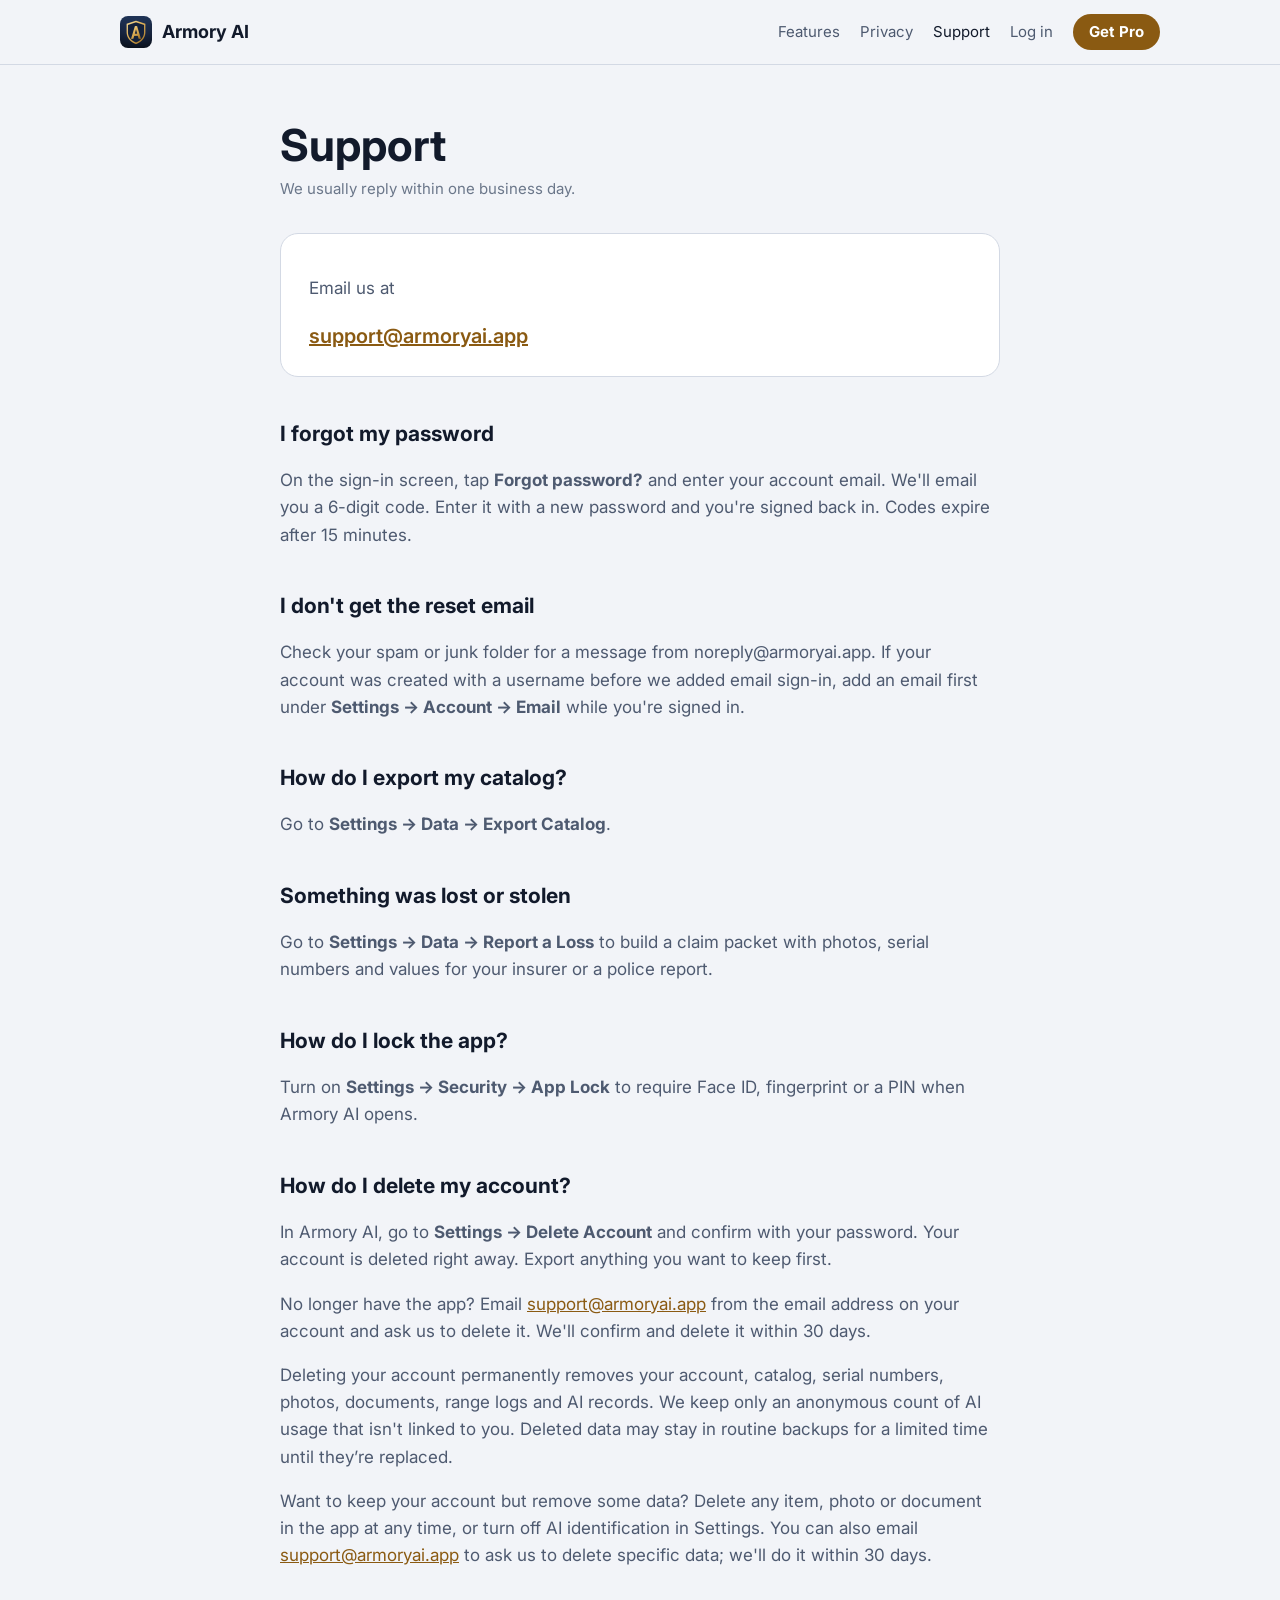
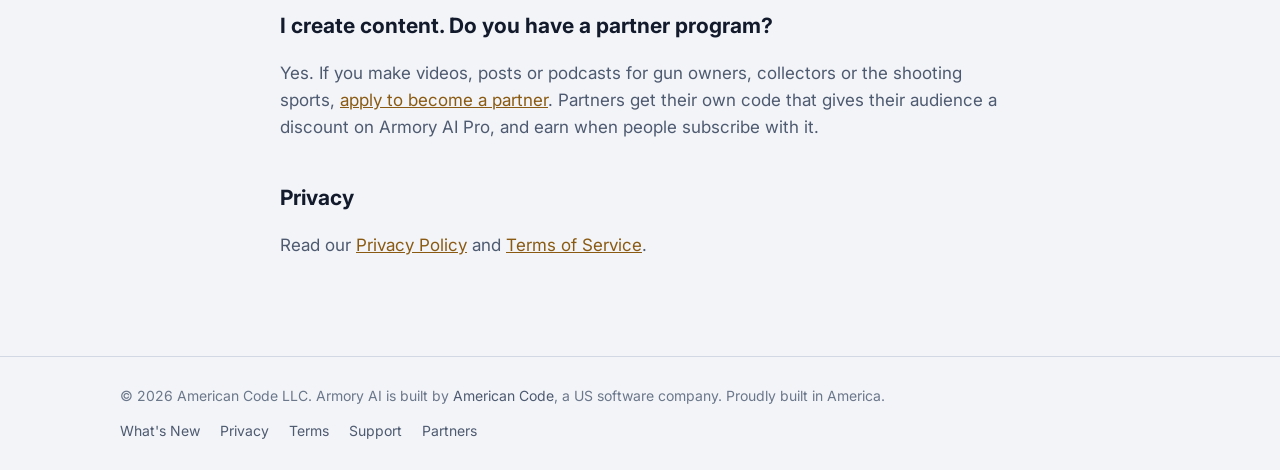
<file: support/index.html>
<!doctype html>
<html lang="en">
<head>
  <meta charset="utf-8">
  <meta name="viewport" content="width=device-width, initial-scale=1">
  <title>Support · Armory AI</title>
  <meta name="description" content="Get help with Armory AI.">
  <meta name="theme-color" content="#0e1420">
  <link rel="icon" href="/assets/favicon.png">
  <link rel="apple-touch-icon" href="/assets/apple-touch-icon.png">
  <link rel="preconnect" href="https://fonts.googleapis.com">
  <link rel="preconnect" href="https://fonts.gstatic.com" crossorigin>
  <link href="https://fonts.googleapis.com/css2?family=Inter:wght@400;600;700&display=swap" rel="stylesheet">
  <link rel="stylesheet" href="/styles.css">
</head>
<body>
  <header class="site-header">
    <div class="wrap">
      <a class="brand" href="/"><img src="/assets/icon.png" alt="">Armory AI</a>
      <nav class="nav" aria-label="Main">
        <a href="/#features">Features</a>
        <a href="/privacy/">Privacy</a>
        <a href="/support/" aria-current="page">Support</a>
        <a class="nav-keep" href="https://my.armoryai.app">Log in</a>
        <a class="nav-cta" href="/pro/">Get Pro</a>
      </nav>
    </div>
  </header>
  <main>
    <article class="wrap prose">
      <h1>Support</h1>
      <p class="effective">We usually reply within one business day.</p>
      <div class="contact-card">
        <p>Email us at</p>
        <a href="mailto:support@armoryai.app">support@armoryai.app</a>
      </div>

      <h2>I forgot my password</h2>
      <p>On the sign-in screen, tap <strong>Forgot password?</strong> and enter your account email. We'll email you a 6-digit code. Enter it with a new password and you're signed back in. Codes expire after 15 minutes.</p>

      <h2>I don't get the reset email</h2>
      <p>Check your spam or junk folder for a message from noreply@armoryai.app. If your account was created with a username before we added email sign-in, add an email first under <strong>Settings → Account → Email</strong> while you're signed in.</p>

      <h2>How do I export my catalog?</h2>
      <p>Go to <strong>Settings → Data → Export Catalog</strong>.</p>

      <h2>Something was lost or stolen</h2>
      <p>Go to <strong>Settings → Data → Report a Loss</strong> to build a claim packet with photos, serial numbers and values for your insurer or a police report.</p>

      <h2>How do I lock the app?</h2>
      <p>Turn on <strong>Settings → Security → App Lock</strong> to require Face ID, fingerprint or a PIN when Armory AI opens.</p>

      <h2 id="delete-account">How do I delete my account?</h2>
      <p>In Armory AI, go to <strong>Settings → Delete Account</strong> and confirm with your password. Your account is deleted right away. Export anything you want to keep first.</p>
      <p>No longer have the app? Email <a href="mailto:support@armoryai.app?subject=Delete%20my%20Armory%20AI%20account">support@armoryai.app</a> from the email address on your account and ask us to delete it. We'll confirm and delete it within 30 days.</p>
      <p>Deleting your account permanently removes your account, catalog, serial numbers, photos, documents, range logs and AI records. We keep only an anonymous count of AI usage that isn't linked to you. Deleted data may stay in routine backups for a limited time until they’re replaced.</p>
      <p>Want to keep your account but remove some data? Delete any item, photo or document in the app at any time, or turn off AI identification in Settings. You can also email <a href="mailto:support@armoryai.app?subject=Delete%20my%20Armory%20AI%20data">support@armoryai.app</a> to ask us to delete specific data; we'll do it within 30 days.</p>

      <h2 id="partners">I create content. Do you have a partner program?</h2>
      <p>Yes. If you make videos, posts or podcasts for gun owners, collectors or the shooting sports, <a href="https://my.armoryai.app/partners">apply to become a partner</a>. Partners get their own code that gives their audience a discount on Armory AI Pro, and earn when people subscribe with it.</p>

      <h2>Privacy</h2>
      <p>Read our <a href="/privacy/">Privacy Policy</a> and <a href="/terms/">Terms of Service</a>.</p>
    </article>
  </main>
  <footer class="site-footer">
    <div class="wrap">
      <span>© 2026 American Code LLC. Armory AI is built by <a href="https://american-code.com" rel="noopener">American Code</a>, a US software company. Proudly built in America.</span>
      <nav aria-label="Footer">
        <a href="/changelog/">What's New</a>
        <a href="/privacy/">Privacy</a>
        <a href="/terms/">Terms</a>
        <a href="/support/">Support</a>
        <a href="https://my.armoryai.app/partners">Partners</a>
      </nav>
    </div>
  </footer>
</body>
</html>
</file>
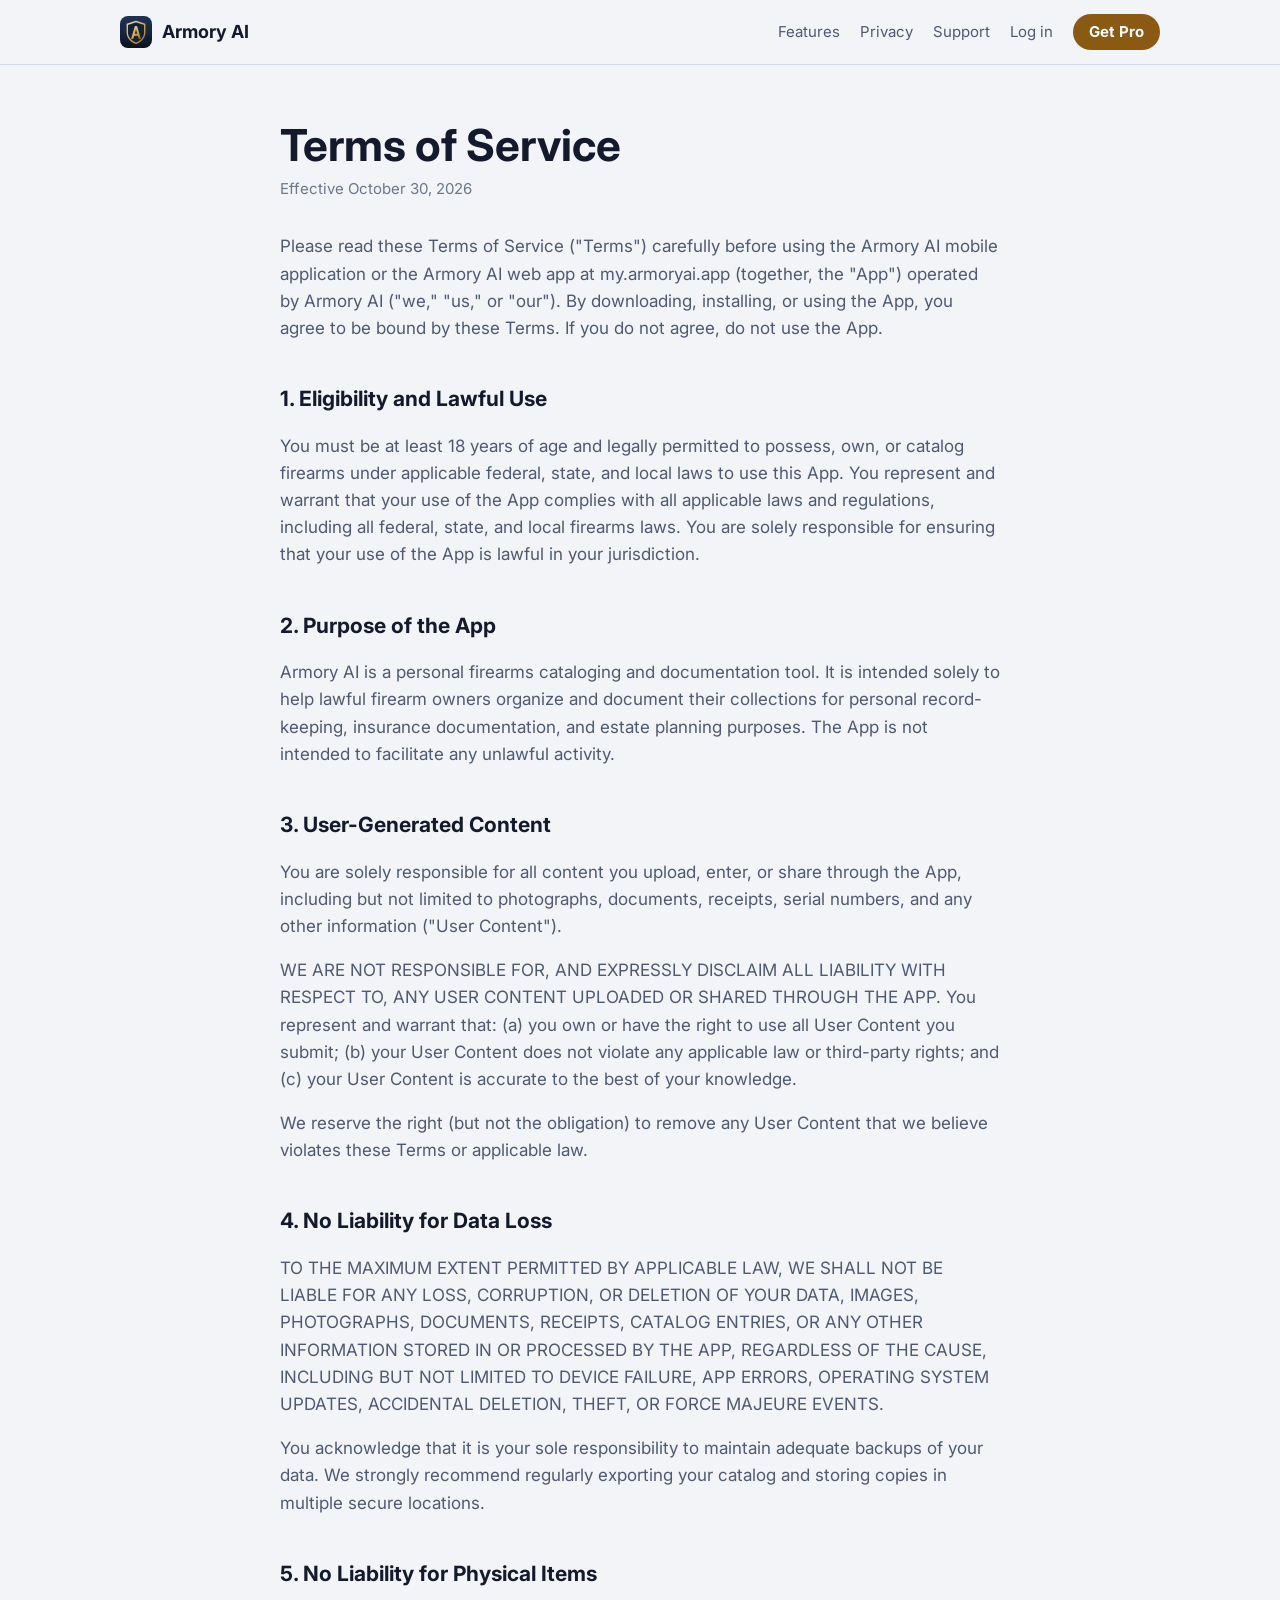
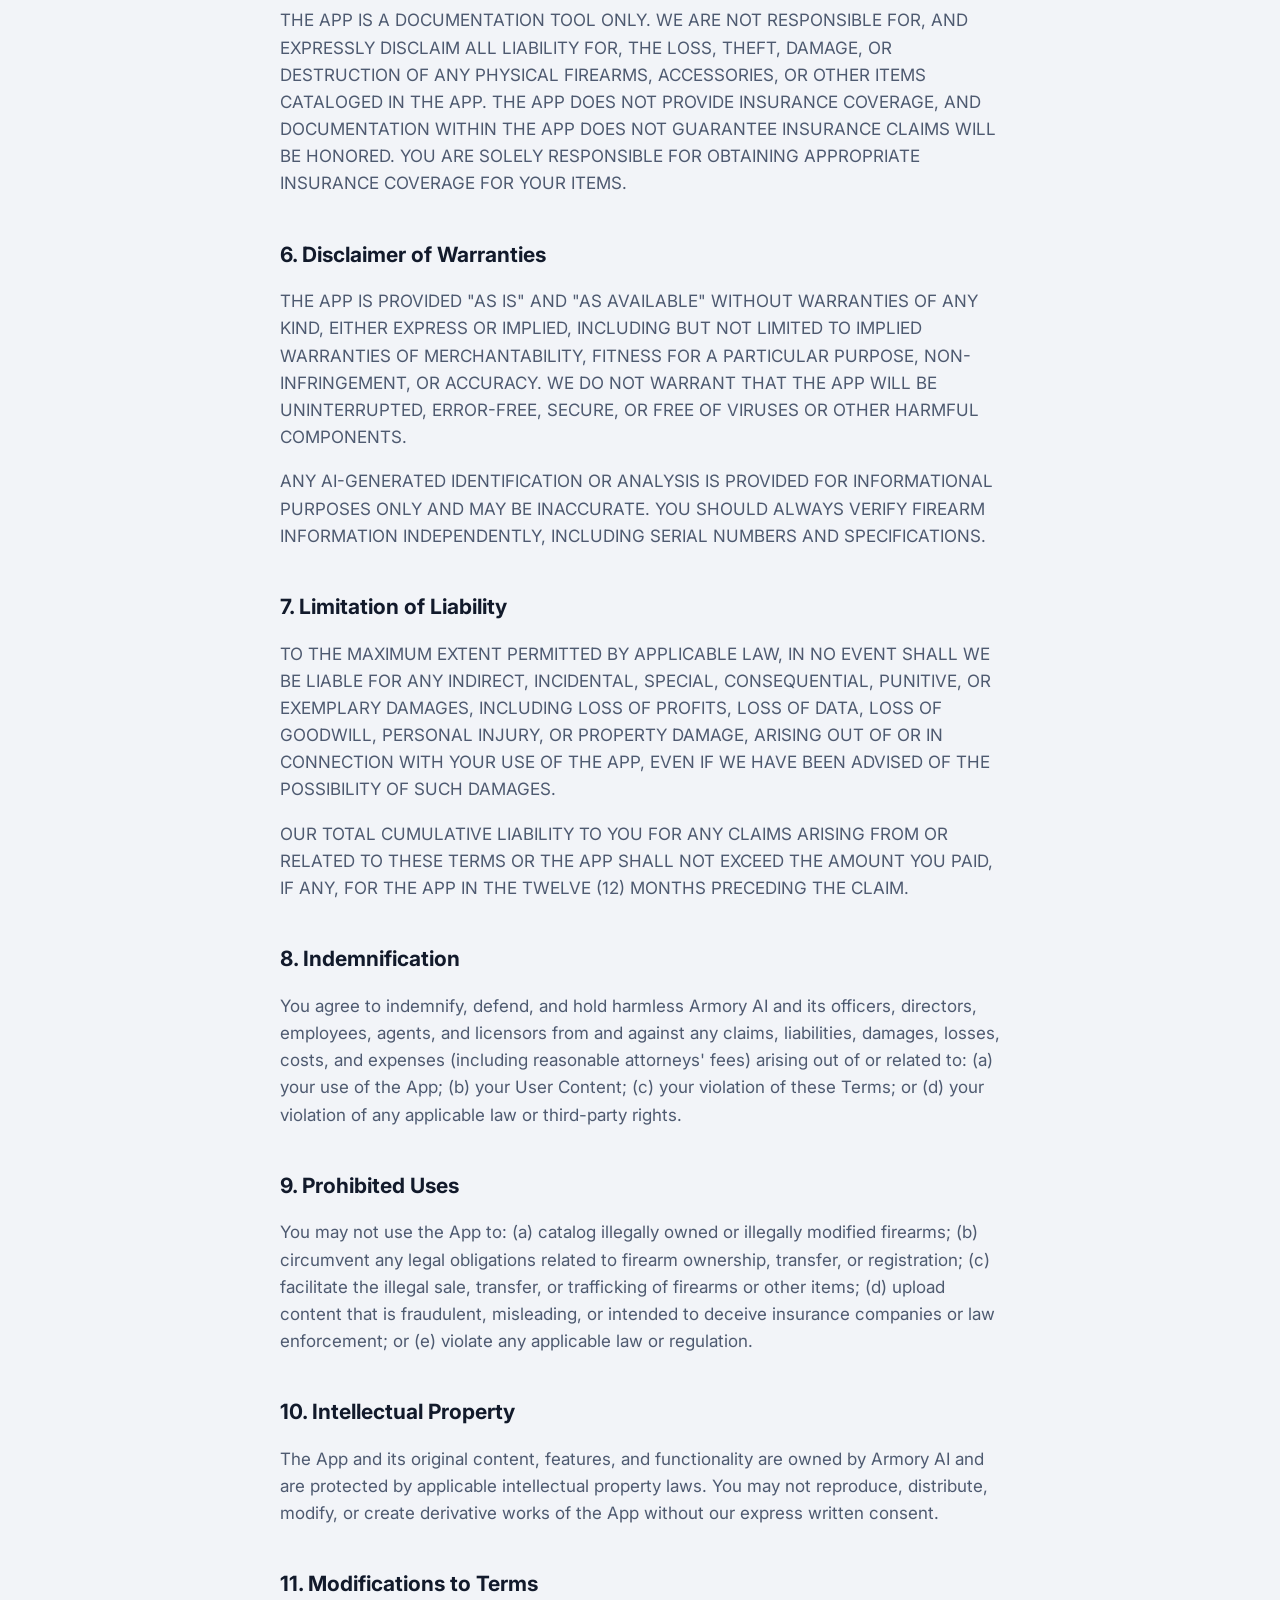
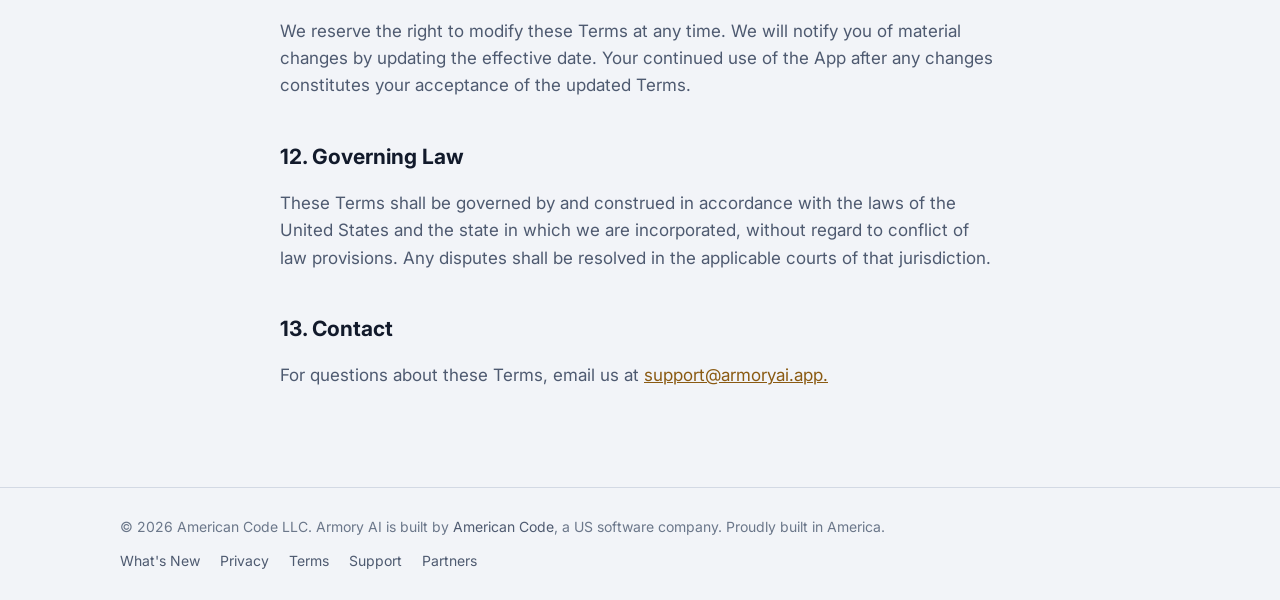
<file: terms/index.html>
<!doctype html>
<html lang="en">
<head>
  <meta charset="utf-8">
  <meta name="viewport" content="width=device-width, initial-scale=1">
  <title>Terms of Service · Armory AI</title>
  <meta name="description" content="Armory AI Terms of Service.">
  <meta name="theme-color" content="#0e1420">
  <link rel="icon" href="/assets/favicon.png">
  <link rel="apple-touch-icon" href="/assets/apple-touch-icon.png">
  <link rel="preconnect" href="https://fonts.googleapis.com">
  <link rel="preconnect" href="https://fonts.gstatic.com" crossorigin>
  <link href="https://fonts.googleapis.com/css2?family=Inter:wght@400;600;700&display=swap" rel="stylesheet">
  <link rel="stylesheet" href="/styles.css">
</head>
<body>
  <!-- Generated by scripts/build-site-legal.py from client/screens/TermsOfServiceScreen.tsx. Edit that file, not this one. -->
  <header class="site-header">
    <div class="wrap">
      <a class="brand" href="/"><img src="/assets/icon.png" alt="">Armory AI</a>
      <nav class="nav" aria-label="Main">
        <a href="/#features">Features</a>
        <a href="/privacy/">Privacy</a>
        <a href="/support/">Support</a>
        <a class="nav-keep" href="https://my.armoryai.app">Log in</a>
        <a class="nav-cta" href="/pro/">Get Pro</a>
      </nav>
    </div>
  </header>
  <main>
    <article class="wrap prose">
      <h1>Terms of Service</h1>
      <p class="effective">Effective October 30, 2026</p>
      <p>Please read these Terms of Service (&quot;Terms&quot;) carefully before using the Armory AI mobile application or the Armory AI web app at my.armoryai.app (together, the &quot;App&quot;) operated by Armory AI (&quot;we,&quot; &quot;us,&quot; or &quot;our&quot;). By downloading, installing, or using the App, you agree to be bound by these Terms. If you do not agree, do not use the App.</p>
      <h2>1. Eligibility and Lawful Use</h2>
      <p>You must be at least 18 years of age and legally permitted to possess, own, or catalog firearms under applicable federal, state, and local laws to use this App. You represent and warrant that your use of the App complies with all applicable laws and regulations, including all federal, state, and local firearms laws. You are solely responsible for ensuring that your use of the App is lawful in your jurisdiction.</p>
      <h2>2. Purpose of the App</h2>
      <p>Armory AI is a personal firearms cataloging and documentation tool. It is intended solely to help lawful firearm owners organize and document their collections for personal record-keeping, insurance documentation, and estate planning purposes. The App is not intended to facilitate any unlawful activity.</p>
      <h2>3. User-Generated Content</h2>
      <p>You are solely responsible for all content you upload, enter, or share through the App, including but not limited to photographs, documents, receipts, serial numbers, and any other information (&quot;User Content&quot;).</p>
      <p>WE ARE NOT RESPONSIBLE FOR, AND EXPRESSLY DISCLAIM ALL LIABILITY WITH RESPECT TO, ANY USER CONTENT UPLOADED OR SHARED THROUGH THE APP. You represent and warrant that: (a) you own or have the right to use all User Content you submit; (b) your User Content does not violate any applicable law or third-party rights; and (c) your User Content is accurate to the best of your knowledge.</p>
      <p>We reserve the right (but not the obligation) to remove any User Content that we believe violates these Terms or applicable law.</p>
      <h2>4. No Liability for Data Loss</h2>
      <p>TO THE MAXIMUM EXTENT PERMITTED BY APPLICABLE LAW, WE SHALL NOT BE LIABLE FOR ANY LOSS, CORRUPTION, OR DELETION OF YOUR DATA, IMAGES, PHOTOGRAPHS, DOCUMENTS, RECEIPTS, CATALOG ENTRIES, OR ANY OTHER INFORMATION STORED IN OR PROCESSED BY THE APP, REGARDLESS OF THE CAUSE, INCLUDING BUT NOT LIMITED TO DEVICE FAILURE, APP ERRORS, OPERATING SYSTEM UPDATES, ACCIDENTAL DELETION, THEFT, OR FORCE MAJEURE EVENTS.</p>
      <p>You acknowledge that it is your sole responsibility to maintain adequate backups of your data. We strongly recommend regularly exporting your catalog and storing copies in multiple secure locations.</p>
      <h2>5. No Liability for Physical Items</h2>
      <p>THE APP IS A DOCUMENTATION TOOL ONLY. WE ARE NOT RESPONSIBLE FOR, AND EXPRESSLY DISCLAIM ALL LIABILITY FOR, THE LOSS, THEFT, DAMAGE, OR DESTRUCTION OF ANY PHYSICAL FIREARMS, ACCESSORIES, OR OTHER ITEMS CATALOGED IN THE APP. THE APP DOES NOT PROVIDE INSURANCE COVERAGE, AND DOCUMENTATION WITHIN THE APP DOES NOT GUARANTEE INSURANCE CLAIMS WILL BE HONORED. YOU ARE SOLELY RESPONSIBLE FOR OBTAINING APPROPRIATE INSURANCE COVERAGE FOR YOUR ITEMS.</p>
      <h2>6. Disclaimer of Warranties</h2>
      <p>THE APP IS PROVIDED &quot;AS IS&quot; AND &quot;AS AVAILABLE&quot; WITHOUT WARRANTIES OF ANY KIND, EITHER EXPRESS OR IMPLIED, INCLUDING BUT NOT LIMITED TO IMPLIED WARRANTIES OF MERCHANTABILITY, FITNESS FOR A PARTICULAR PURPOSE, NON-INFRINGEMENT, OR ACCURACY. WE DO NOT WARRANT THAT THE APP WILL BE UNINTERRUPTED, ERROR-FREE, SECURE, OR FREE OF VIRUSES OR OTHER HARMFUL COMPONENTS.</p>
      <p>ANY AI-GENERATED IDENTIFICATION OR ANALYSIS IS PROVIDED FOR INFORMATIONAL PURPOSES ONLY AND MAY BE INACCURATE. YOU SHOULD ALWAYS VERIFY FIREARM INFORMATION INDEPENDENTLY, INCLUDING SERIAL NUMBERS AND SPECIFICATIONS.</p>
      <h2>7. Limitation of Liability</h2>
      <p>TO THE MAXIMUM EXTENT PERMITTED BY APPLICABLE LAW, IN NO EVENT SHALL WE BE LIABLE FOR ANY INDIRECT, INCIDENTAL, SPECIAL, CONSEQUENTIAL, PUNITIVE, OR EXEMPLARY DAMAGES, INCLUDING LOSS OF PROFITS, LOSS OF DATA, LOSS OF GOODWILL, PERSONAL INJURY, OR PROPERTY DAMAGE, ARISING OUT OF OR IN CONNECTION WITH YOUR USE OF THE APP, EVEN IF WE HAVE BEEN ADVISED OF THE POSSIBILITY OF SUCH DAMAGES.</p>
      <p>OUR TOTAL CUMULATIVE LIABILITY TO YOU FOR ANY CLAIMS ARISING FROM OR RELATED TO THESE TERMS OR THE APP SHALL NOT EXCEED THE AMOUNT YOU PAID, IF ANY, FOR THE APP IN THE TWELVE (12) MONTHS PRECEDING THE CLAIM.</p>
      <h2>8. Indemnification</h2>
      <p>You agree to indemnify, defend, and hold harmless Armory AI and its officers, directors, employees, agents, and licensors from and against any claims, liabilities, damages, losses, costs, and expenses (including reasonable attorneys&#x27; fees) arising out of or related to: (a) your use of the App; (b) your User Content; (c) your violation of these Terms; or (d) your violation of any applicable law or third-party rights.</p>
      <h2>9. Prohibited Uses</h2>
      <p>You may not use the App to: (a) catalog illegally owned or illegally modified firearms; (b) circumvent any legal obligations related to firearm ownership, transfer, or registration; (c) facilitate the illegal sale, transfer, or trafficking of firearms or other items; (d) upload content that is fraudulent, misleading, or intended to deceive insurance companies or law enforcement; or (e) violate any applicable law or regulation.</p>
      <h2>10. Intellectual Property</h2>
      <p>The App and its original content, features, and functionality are owned by Armory AI and are protected by applicable intellectual property laws. You may not reproduce, distribute, modify, or create derivative works of the App without our express written consent.</p>
      <h2>11. Modifications to Terms</h2>
      <p>We reserve the right to modify these Terms at any time. We will notify you of material changes by updating the effective date. Your continued use of the App after any changes constitutes your acceptance of the updated Terms.</p>
      <h2>12. Governing Law</h2>
      <p>These Terms shall be governed by and construed in accordance with the laws of the United States and the state in which we are incorporated, without regard to conflict of law provisions. Any disputes shall be resolved in the applicable courts of that jurisdiction.</p>
      <h2>13. Contact</h2>
      <p>For questions about these Terms, email us at <a href="mailto:support@armoryai.app.">support@armoryai.app.</a></p>
    </article>
  </main>
  <footer class="site-footer">
    <div class="wrap">
      <span>© 2026 American Code LLC. Armory AI is built by <a href="https://american-code.com" rel="noopener">American Code</a>, a US software company. Proudly built in America.</span>
      <nav aria-label="Footer">
        <a href="/changelog/">What's New</a>
        <a href="/privacy/">Privacy</a>
        <a href="/terms/">Terms</a>
        <a href="/support/">Support</a>
        <a href="https://my.armoryai.app/partners">Partners</a>
      </nav>
    </div>
  </footer>
</body>
</html>
</file>
<file: styles.css>
/* Armory AI site — "Midnight & Brass", matching client/constants/theme.ts. */
:root {
  --bg: #0e1420;
  --surface: #17202f;
  --surface-2: #212c3e;
  --border: #2a364a;
  --text: #eef1f6;
  --text-2: #a3aec0;
  --text-3: #6b778a;
  --brass: #e4b65e;
  --on-brass: #161006;
  --hero: #1d3157;
  --danger: #ff7a70;
  --max: 1080px;
  /* The sticky header: the page color, slightly see-through. */
  --header-bg: rgba(14, 20, 32, 0.85);
  color-scheme: dark;
}
@media (prefers-color-scheme: light) {
  :root {
    --bg: #f2f4f8;
    --header-bg: rgba(242, 244, 248, 0.88);
    --surface: #ffffff;
    --surface-2: #e6eaf1;
    --border: #d3d9e4;
    --text: #121a2b;
    --text-2: #4e5a70;
    --text-3: #6b778a;
    --brass: #8a5a12;
    --on-brass: #ffffff;
    --hero: #16233d;
    --danger: #b42318;
    color-scheme: light;
  }
}

* { box-sizing: border-box; }
[hidden] { display: none !important; }
html { -webkit-text-size-adjust: 100%; }
body {
  margin: 0;
  background: var(--bg);
  color: var(--text);
  font-family: Inter, system-ui, -apple-system, "Segoe UI", Roboto, sans-serif;
  font-size: 17px;
  line-height: 1.6;
}
a { color: var(--brass); }
img { max-width: 100%; display: block; }
.wrap { max-width: var(--max); margin: 0 auto; padding: 0 20px; }

/* Header */
.site-header { border-bottom: 1px solid var(--border); position: sticky; top: 0; z-index: 10; background: var(--header-bg); -webkit-backdrop-filter: saturate(160%) blur(14px); backdrop-filter: saturate(160%) blur(14px); }
.site-header .wrap { display: flex; align-items: center; justify-content: space-between; gap: 16px; height: 64px; }
.brand { display: flex; align-items: center; gap: 10px; color: var(--text); text-decoration: none; font-weight: 700; font-size: 18px; white-space: nowrap; flex: none; }
.brand img { width: 32px; height: 32px; border-radius: 8px; }
.nav { display: flex; align-items: center; gap: 20px; font-size: 15px; white-space: nowrap; }
.nav a { color: var(--text-2); text-decoration: none; }
.nav a:hover, .nav a[aria-current="page"] { color: var(--text); }

/* Hero (always navy, like the app's summary card) */
.hero { background: radial-gradient(120% 90% at 80% 0%, #2a4577 0%, var(--hero) 45%, #0e1420 100%); color: #fff; }
.hero .wrap { display: grid; grid-template-columns: 1.1fr 0.9fr; gap: 48px; align-items: center; padding-top: 72px; padding-bottom: 72px; }
.eyebrow { color: #e8bc63; font-size: 13px; font-weight: 600; letter-spacing: 0.12em; text-transform: uppercase; margin: 0 0 12px; }
.hero h1 { font-size: clamp(40px, 6vw, 60px); line-height: 1.05; margin: 0 0 18px; letter-spacing: -0.02em; }
.hero .lede { font-size: 20px; color: #c9d2e1; margin: 0 0 32px; max-width: 34ch; }
.cta { display: flex; flex-wrap: wrap; gap: 12px; align-items: center; }
.badge-soon {
  display: inline-flex; align-items: center; gap: 10px;
  background: #e4b65e; color: #161006; font-weight: 600;
  padding: 12px 22px; border-radius: 999px; text-decoration: none;
}
.cta .note { color: #a3aec0; font-size: 15px; }
.phone {
  justify-self: center; width: min(300px, 80vw); aspect-ratio: 390 / 844;
  border-radius: 44px; padding: 10px; background: #05080d;
  box-shadow: 0 30px 80px rgba(0, 0, 0, 0.5), inset 0 0 0 1px #2a364a;
}
.phone img, .phone video { width: 100%; height: 100%; object-fit: cover; object-position: top; border-radius: 34px; display: block; }

/* Features */
.section { padding: 80px 0; }
.section h2 { font-size: clamp(28px, 4vw, 38px); line-height: 1.15; margin: 0 0 12px; letter-spacing: -0.01em; }
.section .sub { color: var(--text-2); margin: 0 0 40px; max-width: 60ch; }
.grid { display: grid; grid-template-columns: repeat(2, 1fr); gap: 20px; }
.card { background: var(--surface); border: 1px solid var(--border); border-radius: 18px; padding: 28px; }
.card .icon {
  width: 44px; height: 44px; border-radius: 12px; background: var(--surface-2);
  display: grid; place-items: center; margin-bottom: 16px; color: var(--brass);
}
.card h3 { margin: 0 0 6px; font-size: 20px; }
.card p { margin: 0; color: var(--text-2); }

.band { background: var(--surface); border-top: 1px solid var(--border); border-bottom: 1px solid var(--border); }
.checks { list-style: none; padding: 0; margin: 0; display: grid; grid-template-columns: repeat(2, 1fr); gap: 14px 32px; }
.checks li { display: flex; gap: 12px; color: var(--text-2); }
.checks li::before { content: ""; flex: none; width: 8px; height: 8px; margin-top: 10px; border-radius: 2px; background: var(--brass); transform: rotate(45deg); }
.checks strong { color: var(--text); }

/* Prose pages (privacy, terms, support) */
.prose { max-width: 760px; padding-top: 56px; padding-bottom: 80px; }
.prose h1 { font-size: clamp(32px, 5vw, 44px); line-height: 1.1; margin: 0 0 8px; }
.prose .effective { color: var(--text-3); font-size: 15px; margin: 0 0 32px; }
.prose h2 { font-size: 21px; margin: 40px 0 10px; }
.prose p, .prose li { color: var(--text-2); }
.prose ul { padding-left: 20px; }
.prose .release + .release { border-top: 1px solid var(--border); margin-top: 40px; }
.prose h3 { font-size: 15px; text-transform: uppercase; letter-spacing: .06em; color: var(--text-3); margin: 24px 0 6px; }
.contact-card { background: var(--surface); border: 1px solid var(--border); border-radius: 18px; padding: 24px 28px; margin: 24px 0 8px; }
.contact-card a { font-size: 20px; font-weight: 600; }

/* Pro checkout (website/pro/) */
.hero-compact .wrap { grid-template-columns: 1fr; padding-top: 56px; padding-bottom: 56px; }
.hero-compact h1 { font-size: clamp(32px, 5vw, 48px); max-width: 20ch; }
.checkout { max-width: 640px; }
.hero-compact + .section { padding-top: 48px; }
.step { border: 0; padding: 0; margin: 0 0 36px; min-width: 0; }
.step legend { display: flex; align-items: center; gap: 12px; font-size: 21px; font-weight: 700; margin-bottom: 16px; padding: 0; }
.step-num { width: 28px; height: 28px; border-radius: 50%; background: var(--brass); color: var(--on-brass); display: grid; place-items: center; font-size: 15px; }
.plans { display: grid; gap: 12px; margin-bottom: 20px; }
.plan { display: block; cursor: pointer; }
.plan input { position: absolute; opacity: 0; pointer-events: none; }
.plan-body { display: grid; grid-template-columns: 1fr auto; gap: 2px 16px; align-items: center; background: var(--surface); border: 1px solid var(--border); border-radius: 18px; padding: 18px 22px; }
.plan input:checked + .plan-body { border: 2px solid var(--brass); padding: 17px 21px; }
.plan input:focus-visible + .plan-body { outline: 2px solid var(--brass); outline-offset: 3px; }
.plan-top { display: flex; align-items: center; gap: 10px; }
.plan-price { grid-row: span 2; font-size: 26px; font-weight: 700; }
.plan-price small { font-size: 15px; font-weight: 400; color: var(--text-2); }
.plan-note { color: var(--text-2); font-size: 15px; }
.pill { background: var(--brass); color: var(--on-brass); font-size: 13px; font-weight: 700; border-radius: 999px; padding: 2px 10px; }
.field { display: grid; gap: 6px; margin-bottom: 16px; font-weight: 600; font-size: 15px; }
.field small { font-weight: 400; color: var(--text-3); }
.field input { font: inherit; font-weight: 400; color: var(--text); background: var(--surface); border: 1px solid var(--border); border-radius: 12px; padding: 12px 14px; width: 100%; }
.field input:focus { outline: 2px solid var(--brass); outline-offset: 1px; border-color: transparent; }
.field .hint { color: var(--text-3); font-size: 14px; }
.muted { color: var(--text-2); margin: 0 0 16px; }
.tabs { display: flex; gap: 6px; background: var(--surface); border: 1px solid var(--border); border-radius: 12px; padding: 4px; margin-bottom: 18px; }
.tabs button { flex: 1; font: inherit; font-size: 15px; font-weight: 600; color: var(--text-2); background: none; border: 0; border-radius: 9px; padding: 9px; cursor: pointer; }
.tabs button[aria-selected="true"] { background: var(--surface-2); color: var(--text); }
.check { display: flex; gap: 10px; align-items: flex-start; color: var(--text-2); font-size: 15px; margin-bottom: 8px; }
.check input { margin-top: 5px; accent-color: var(--brass); }
.button { width: 100%; font: inherit; font-weight: 700; color: var(--on-brass); background: var(--brass); border: 0; border-radius: 14px; padding: 15px; cursor: pointer; }
.button:disabled { opacity: 0.55; cursor: default; }
.error { color: var(--danger); margin: 0 0 14px; }
.fine { color: var(--text-3); font-size: 14px; margin: 16px 0 0; }
.notice { background: var(--surface); border: 1px solid var(--border); border-radius: 18px; padding: 18px 22px; margin: 20px 0 0; color: var(--text-2); }
.notice-success { border-color: var(--brass); margin: 0; }
.notice-success h2 { margin: 0 0 8px; color: var(--text); }
.notice-success p { margin: 0; }

/* Pricing (home) */
.link-cta { color: #e8bc63; font-weight: 600; text-decoration: none; }
.link-cta:hover { text-decoration: underline; }
.tiers { display: grid; grid-template-columns: 1fr 1.15fr; gap: 20px; align-items: start; }
.tier { background: var(--surface); border: 1px solid var(--border); border-radius: 18px; padding: 28px; }
.tier-pro { border: 2px solid var(--brass); padding: 27px; }
.tier h3 { margin: 0; font-size: 22px; }
.tier-head { display: flex; align-items: center; gap: 10px; flex-wrap: wrap; }
.tier-price { font-size: 40px; font-weight: 700; margin: 10px 0 0; line-height: 1.1; }
.tier-price small { font-size: 17px; font-weight: 400; color: var(--text-2); }
.tier-alt { color: var(--text-2); margin: 6px 0 0; font-size: 15px; }
.tier-list { list-style: none; padding: 0; margin: 20px 0 24px; display: grid; gap: 10px; }
.tier-list li { display: flex; gap: 10px; color: var(--text-2); }
.tier-list li::before { content: "✓"; color: var(--brass); font-weight: 700; }
.tier-list strong { color: var(--text); }
.tier .button { display: block; text-align: center; text-decoration: none; }
.tier-fine { color: var(--text-3); font-size: 15px; margin: 20px 0 0; }

/* How it works (home) */
.steps { list-style: none; padding: 0; margin: 0; display: grid; grid-template-columns: repeat(3, 1fr); gap: 24px; }
.step-card { position: relative; }
.step-card { text-align: center; }
.step-card img { width: min(240px, 100%); height: auto; aspect-ratio: 600 / 1244; object-fit: cover; object-position: top; margin: 0 auto; border-radius: 30px; padding: 7px; background: #05080d; box-shadow: 0 16px 40px rgba(0, 0, 0, 0.35), inset 0 0 0 1px #2a364a; }
.step-n { position: absolute; top: -10px; left: calc(50% - 132px); width: 32px; height: 32px; border-radius: 50%; background: var(--brass); color: var(--on-brass); display: grid; place-items: center; font-weight: 700; }
.step-card h3 { margin: 18px 0 4px; font-size: 20px; }
.step-card p { margin: 0; color: var(--text-2); }
.steps-cta { display: flex; align-items: center; gap: 20px; margin: 36px 0 0; }
.button-inline { width: auto; display: inline-block; padding: 14px 34px; text-decoration: none; }
.band-soft { background: var(--surface); border-top: 1px solid var(--border); border-bottom: 1px solid var(--border); }
.band-soft .card { background: var(--bg); }

.button-hero { font-size: 18px; padding: 15px 30px; }
.hero-note { color: #a3aec0; font-size: 15px; margin: 16px 0 0; max-width: 40ch; }
.nav-cta { background: var(--brass); color: var(--on-brass) !important; font-weight: 700; padding: 6px 16px; border-radius: 999px; }

/* USA touches */
.flag { display: inline-block; vertical-align: -1px; margin-right: 8px; border-radius: 2px; box-shadow: 0 0 0 1px rgba(255, 255, 255, 0.15); }
.trust { border-bottom: 1px solid var(--border); background: var(--surface); }
.trust .wrap { display: flex; flex-wrap: wrap; justify-content: space-between; gap: 10px 28px; padding-top: 18px; padding-bottom: 18px; font-size: 15px; font-weight: 600; color: var(--text-2); }
.trust span { display: inline-flex; align-items: center; }
.trust span:not(:first-child)::before { content: ""; width: 7px; height: 7px; margin-right: 10px; border-radius: 2px; background: var(--brass); transform: rotate(45deg); }
.trust a { color: var(--text); text-decoration: none; margin-left: 4px; }
.trust a:hover { text-decoration: underline; }

.pro-tag { display: inline-block; vertical-align: middle; font-size: 12px; font-weight: 700; color: var(--brass); border: 1px solid var(--brass); border-radius: 6px; padding: 0 6px; margin-left: 6px; }

/* Batch import (home) */
.split { display: grid; grid-template-columns: 0.8fr 1.2fr; gap: 56px; align-items: center; }
.phone-sm { width: min(280px, 72vw); }
.eyebrow-dark { color: var(--brass); font-size: 13px; font-weight: 600; letter-spacing: 0.12em; text-transform: uppercase; margin: 0 0 12px; }
.split .tier-list { margin-top: 0; }
@media (max-width: 760px) { .split { grid-template-columns: 1fr; gap: 32px; } }

/* What's New (website/changelog/): a timeline with the month on the left, a
   line with a dot per month, and each month's notes folded under its
   highlights. On phones the line goes and the month sits above each entry. */
.tl-hero .wrap { padding-top: 64px; padding-bottom: 64px; }
.tl-hero h1 { margin-bottom: 14px; }
.tl-hero .lede { margin: 0; }
.tl-pill { display: inline-block; margin-bottom: 18px; padding: 4px 12px; border-radius: 999px; background: rgba(228, 182, 94, 0.14); color: #e8bc63; font-size: 12px; font-weight: 700; letter-spacing: 0.1em; text-transform: uppercase; }
.hl-stack { position: relative; height: 290px; display: flex; align-items: flex-end; justify-content: center; padding-bottom: 12px; }
.hl-card { position: absolute; width: min(360px, 88%); background: #17202f; border: 1px solid #2a364a; border-radius: 18px; padding: 16px 20px; box-shadow: 0 18px 40px rgba(0, 0, 0, 0.4); }
.hl-card p { margin: 0; color: #eef1f6; font-weight: 600; white-space: nowrap; overflow: hidden; text-overflow: ellipsis; }
.hl-card-0 { transform: rotate(-1.5deg); }
.hl-card-1 { transform: translate(18px, -76px) scale(0.96) rotate(1.5deg); }
.hl-card-1 p, .hl-card-2 p { color: #6b778a; }
.hl-card-2 { transform: translate(-14px, -148px) scale(0.92) rotate(-2deg); }
.hl-tag { display: flex; align-items: center; gap: 8px; margin-top: 10px; color: #a3aec0; font-size: 12px; font-weight: 700; letter-spacing: 0.08em; text-transform: uppercase; }
.hl-icon { display: grid; place-items: center; width: 22px; height: 22px; border-radius: 6px; background: rgba(228, 182, 94, 0.14); color: #e8bc63; font-size: 12px; letter-spacing: 0; }

.timeline { position: relative; padding-top: 64px; padding-bottom: 96px; --tl-col: 13rem; }
.timeline::before { content: ""; position: absolute; top: 72px; bottom: 96px; left: calc(20px + var(--tl-col)); width: 1px; background: var(--border); }
.tl-entry { position: relative; display: grid; grid-template-columns: var(--tl-col) 1fr; scroll-margin-top: 88px; }
.tl-entry + .tl-entry { margin-top: 72px; }
.tl-date { padding-right: 40px; text-align: right; }
.tl-date time { position: sticky; top: 96px; display: block; color: var(--text-3); font-size: 15px; font-weight: 600; }
.tl-latest .tl-date time { color: var(--brass); }
.tl-dot { position: absolute; top: 8px; left: var(--tl-col); width: 12px; height: 12px; border-radius: 50%; background: var(--surface-2); box-shadow: 0 0 0 4px var(--bg), inset 0 0 0 1px var(--border); transform: translateX(-50%); }
.tl-latest .tl-dot { width: 14px; height: 14px; background: var(--brass); box-shadow: 0 0 0 4px var(--bg); }
.tl-body { padding-left: 48px; min-width: 0; }
.tl-body h2 { margin: 0 0 12px; font-size: clamp(26px, 3.4vw, 32px); line-height: 1.2; letter-spacing: -0.01em; }
.tl-body h2 a { color: var(--text); text-decoration: none; }
.tl-body h2 a:hover { color: var(--brass); }
.tl-summary { margin: 0 0 24px; color: var(--text-2); font-size: 19px; line-height: 1.55; }
.tl-highlights { list-style: none; margin: 0 0 24px; padding: 0; display: grid; grid-template-columns: repeat(2, 1fr); gap: 10px 24px; }
.tl-highlights li { display: flex; gap: 10px; align-items: flex-start; font-size: 16px; font-weight: 600; }
.tl-highlights svg { flex: none; width: 18px; height: 18px; margin-top: 3px; fill: none; stroke: var(--brass); stroke-width: 2.5; stroke-linecap: round; stroke-linejoin: round; }
.tl-details { background: var(--surface); border: 1px solid var(--border); border-radius: 14px; }
.tl-details summary { display: flex; align-items: center; justify-content: space-between; gap: 12px; padding: 13px 20px; cursor: pointer; list-style: none; color: var(--brass); font-size: 15px; font-weight: 600; }
.tl-details summary::-webkit-details-marker { display: none; }
.tl-details summary svg { width: 18px; height: 18px; fill: none; stroke: currentColor; stroke-width: 2; stroke-linecap: round; stroke-linejoin: round; transition: transform 0.2s; }
.tl-details[open] summary svg { transform: rotate(180deg); }
.tl-less, .tl-details[open] .tl-more { display: none; }
.tl-details[open] .tl-less { display: inline; }
.tl-full { padding: 0 20px 20px; }
.tl-full h3 { margin: 20px 0 6px; color: var(--text-3); font-size: 13px; letter-spacing: 0.08em; text-transform: uppercase; }
.tl-full h3:first-child { margin-top: 4px; }
.tl-full ul { margin: 0; padding-left: 20px; }
.tl-full li { color: var(--text-2); font-size: 16px; margin-bottom: 6px; }

@media (max-width: 760px) {
  .tl-hero .wrap { gap: 28px; padding-top: 44px; padding-bottom: 48px; }
  .hl-stack { height: 250px; }
  .timeline { padding-top: 40px; padding-bottom: 64px; }
  .timeline::before, .tl-dot { display: none; }
  .tl-entry { display: block; }
  .tl-entry + .tl-entry { margin-top: 48px; padding-top: 32px; border-top: 1px solid var(--border); }
  .tl-date { padding: 0; margin-bottom: 8px; text-align: left; }
  .tl-date time { position: static; }
  .tl-body { padding-left: 0; }
  .tl-summary { font-size: 17px; }
  .tl-highlights { grid-template-columns: 1fr; }
}

/* 404 (website/404.html): one centered navy panel filling the page. */
.not-found { min-height: calc(100vh - 64px - 90px); display: flex; align-items: center; }
.not-found .wrap { display: block; width: 100%; max-width: 640px; text-align: center; }
.not-found-code { margin: 0 0 8px; color: #e8bc63; font-size: clamp(72px, 14vw, 120px); font-weight: 700; line-height: 1; letter-spacing: -0.03em; }
.not-found h1 { font-size: clamp(32px, 5vw, 44px); }
.not-found .lede { margin: 0 auto 32px; }
.not-found .cta { justify-content: center; gap: 24px; }
.not-found .hero-note { margin: 28px auto 0; text-align: center; }
.not-found .hero-note a { color: #e8bc63; }

/* Footer */
.site-footer { border-top: 1px solid var(--border); color: var(--text-3); font-size: 14px; }
.site-footer .wrap { display: flex; flex-wrap: wrap; gap: 12px 24px; justify-content: space-between; padding-top: 28px; padding-bottom: 28px; }
.site-footer nav { display: flex; gap: 20px; }
.site-footer a { color: var(--text-2); text-decoration: none; }

@media (max-width: 760px) {
  .hero .wrap { grid-template-columns: 1fr; padding-top: 48px; padding-bottom: 56px; gap: 40px; }
  .grid, .checks, .tiers, .steps { grid-template-columns: 1fr; }
  .trust .wrap { justify-content: flex-start; }
  .section { padding: 56px 0; }
  .nav { gap: 14px; font-size: 14px; }
}

/* Phones: logo and Get Pro in the header (Support is in the footer), and
   full-width calls to action. */
@media (max-width: 560px) {
  body { font-size: 16px; }
  .wrap { padding: 0 16px; }
  .site-header .wrap { height: 56px; }
  .brand { font-size: 17px; }
  .brand img { width: 30px; height: 30px; }
  .nav { gap: 16px; font-size: 15px; }
  .nav a:not(.nav-cta):not(.nav-keep):not([aria-current]) { display: none; }
  .hero .wrap { padding-top: 36px; padding-bottom: 48px; gap: 36px; }
  .eyebrow, .eyebrow-dark { font-size: 12px; letter-spacing: 0.08em; line-height: 1.5; }
  .hero h1 { font-size: 40px; }
  .hero .lede { font-size: 18px; margin-bottom: 26px; }
  .cta { flex-direction: column; align-items: stretch; gap: 14px; }
  .cta .button-inline, .button-hero { display: block; width: 100%; text-align: center; }
  .cta .link-cta { text-align: center; }
  .hero-note { text-align: center; max-width: none; }
  .steps-cta { flex-direction: column; align-items: stretch; gap: 14px; text-align: center; }
  .steps-cta .button-inline { display: block; text-align: center; }
  .card, .tier { padding: 22px; }
  .tier-pro { padding: 21px; }
  .tier-price { font-size: 34px; }
  .trust .wrap { font-size: 14px; gap: 8px 20px; }
  .site-footer .wrap { flex-direction: column; }
  .site-footer nav { flex-wrap: wrap; gap: 10px 20px; }
}

/* Every screen: phone, iPad and desktop in one picture. */
/* Why we built it: a short story, centered, with less space below. */
.story { text-align: center; padding-bottom: 32px; }
.story .sub { margin: 0 auto 16px; }
.story .sub:last-child { margin-bottom: 0; }
.everywhere { text-align: center; }
.everywhere .sub { margin-left: auto; margin-right: auto; }
.everywhere .sub a { color: var(--brass); }
.devices { display: block; width: 100%; height: auto; margin: -40px auto 0; max-width: 1240px; }
</file>
